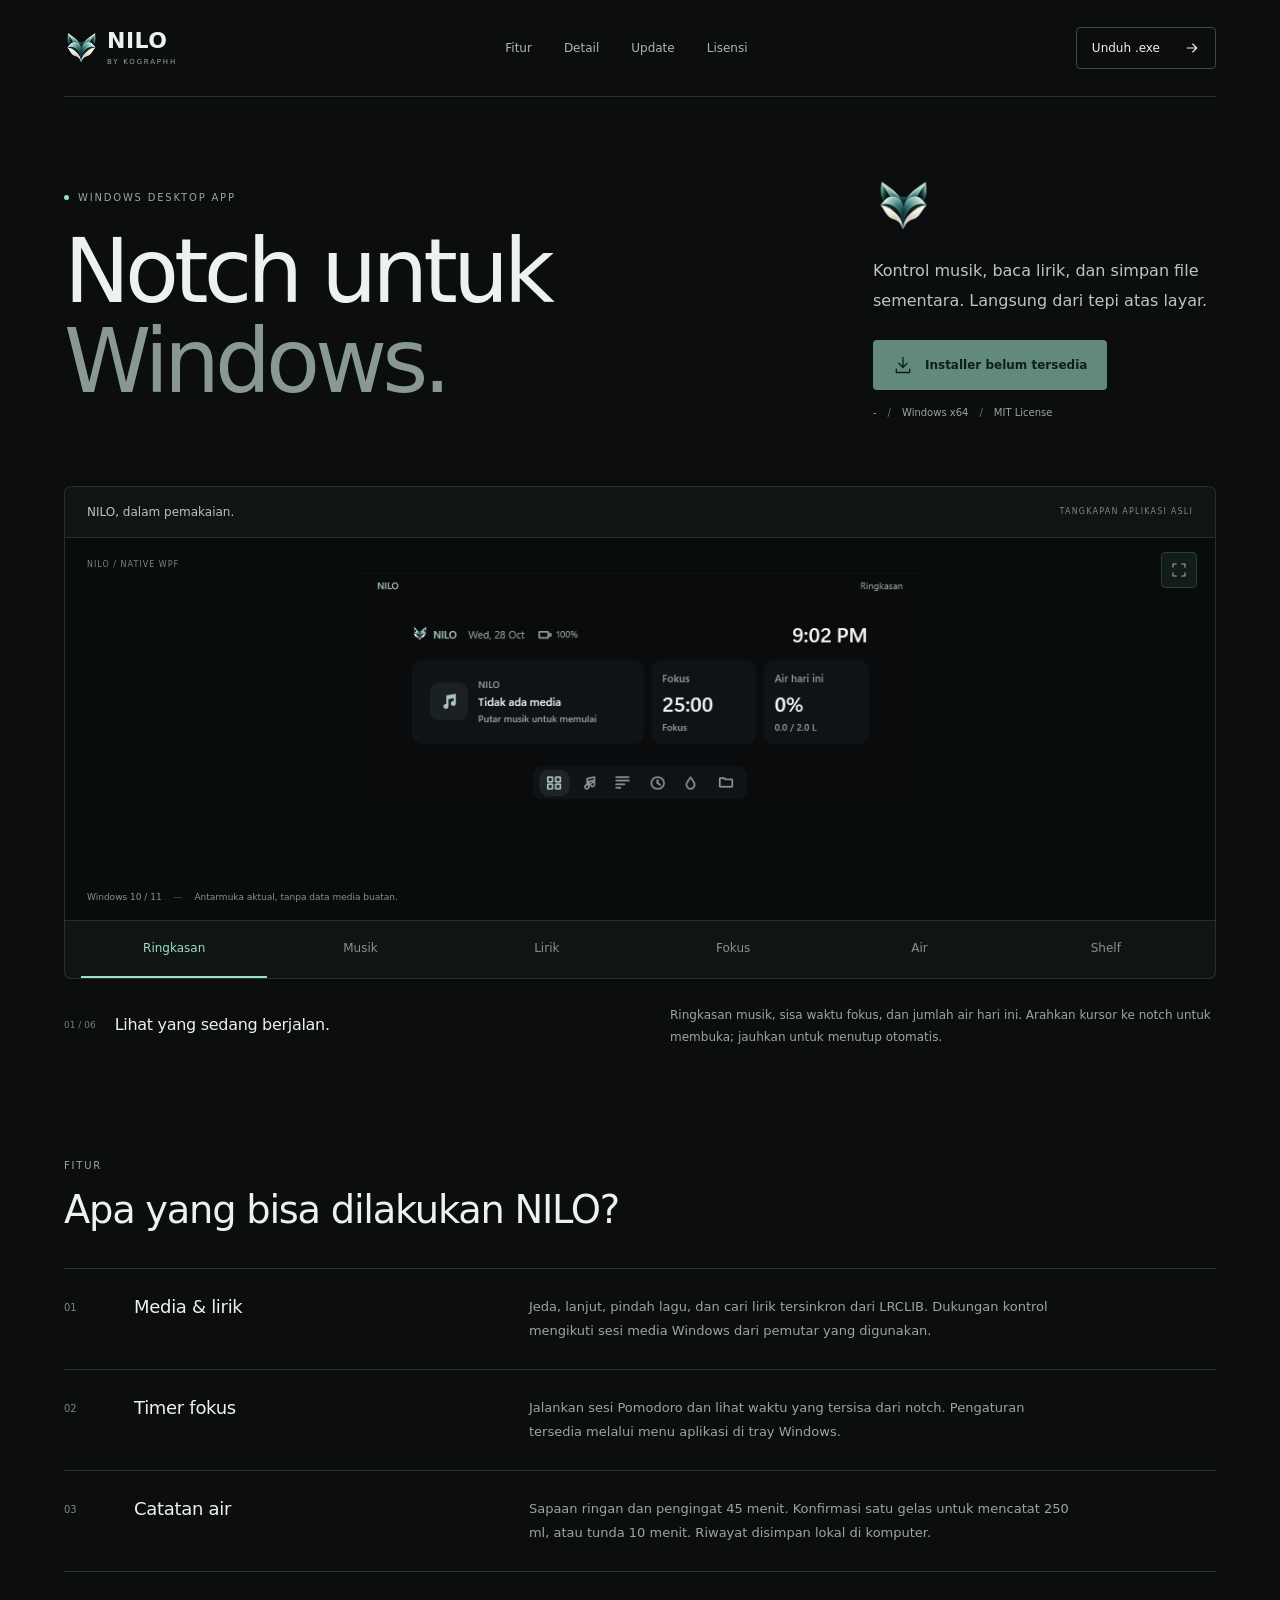
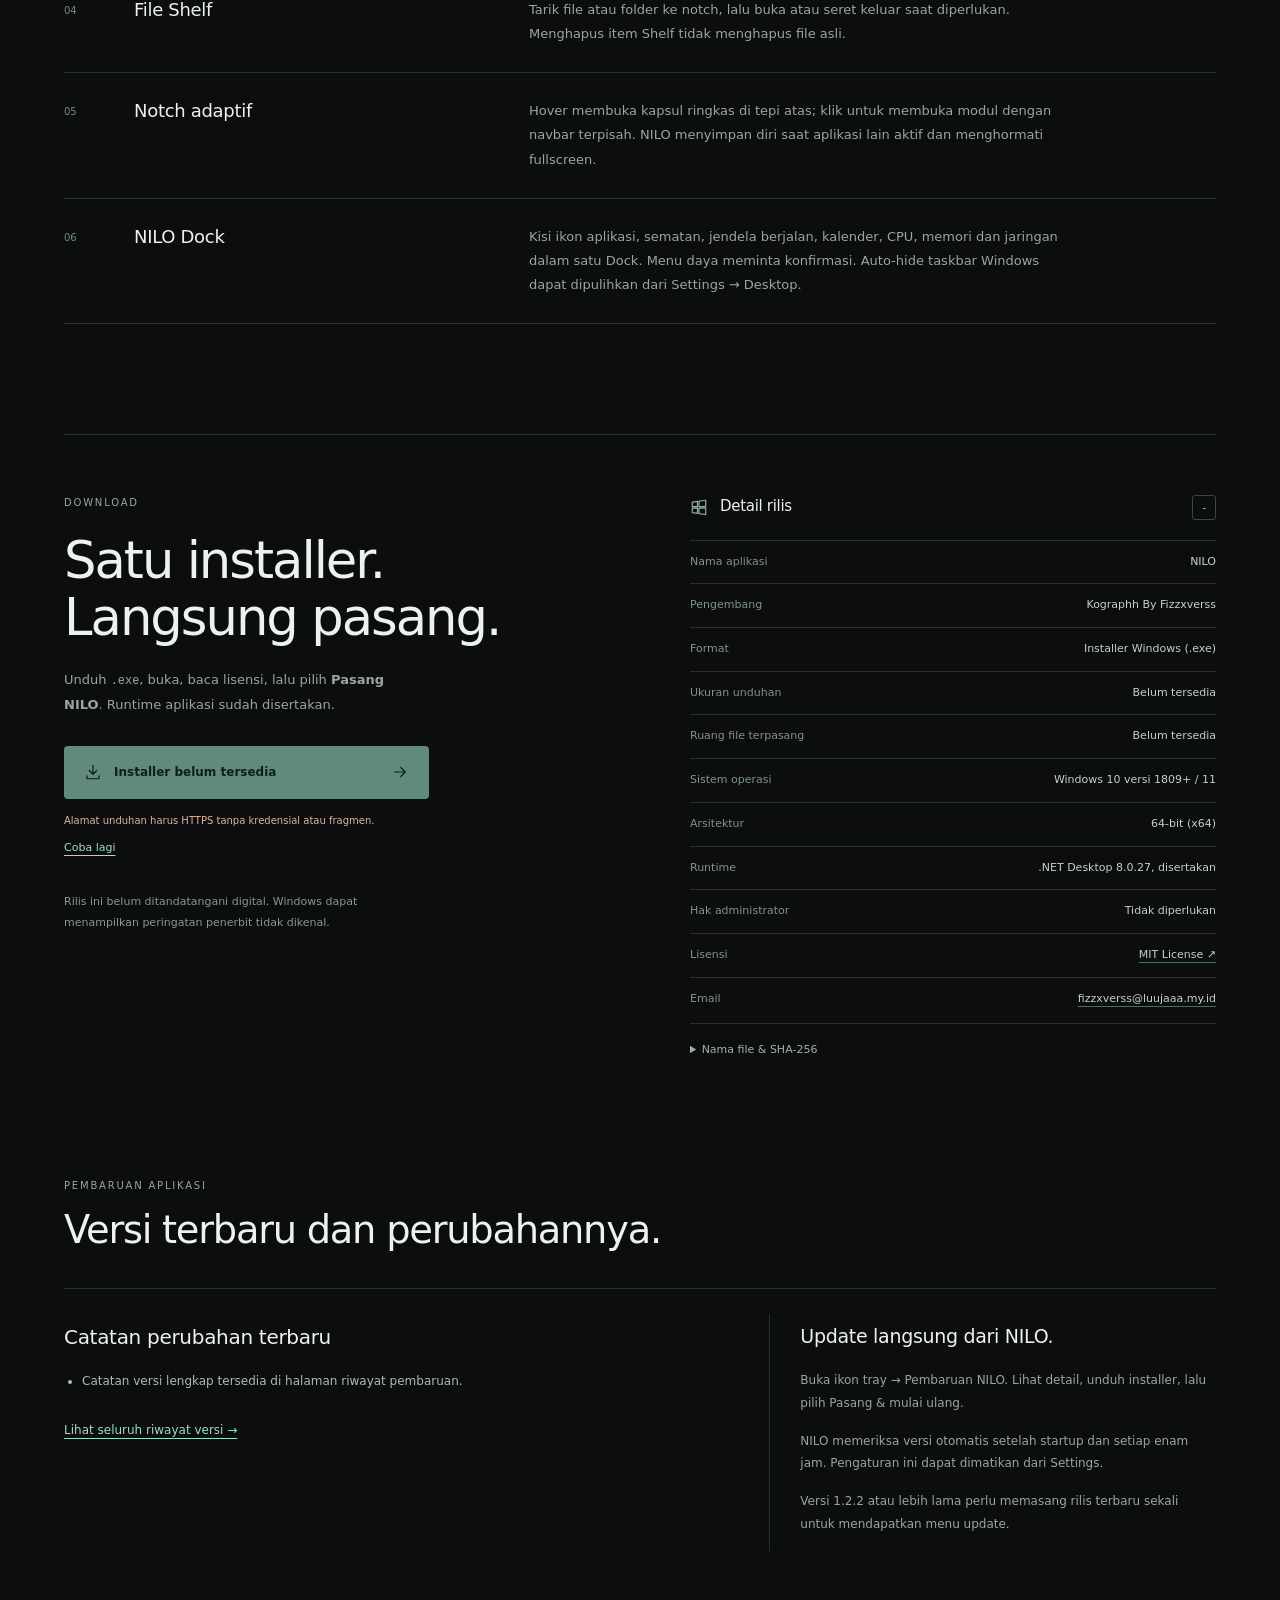
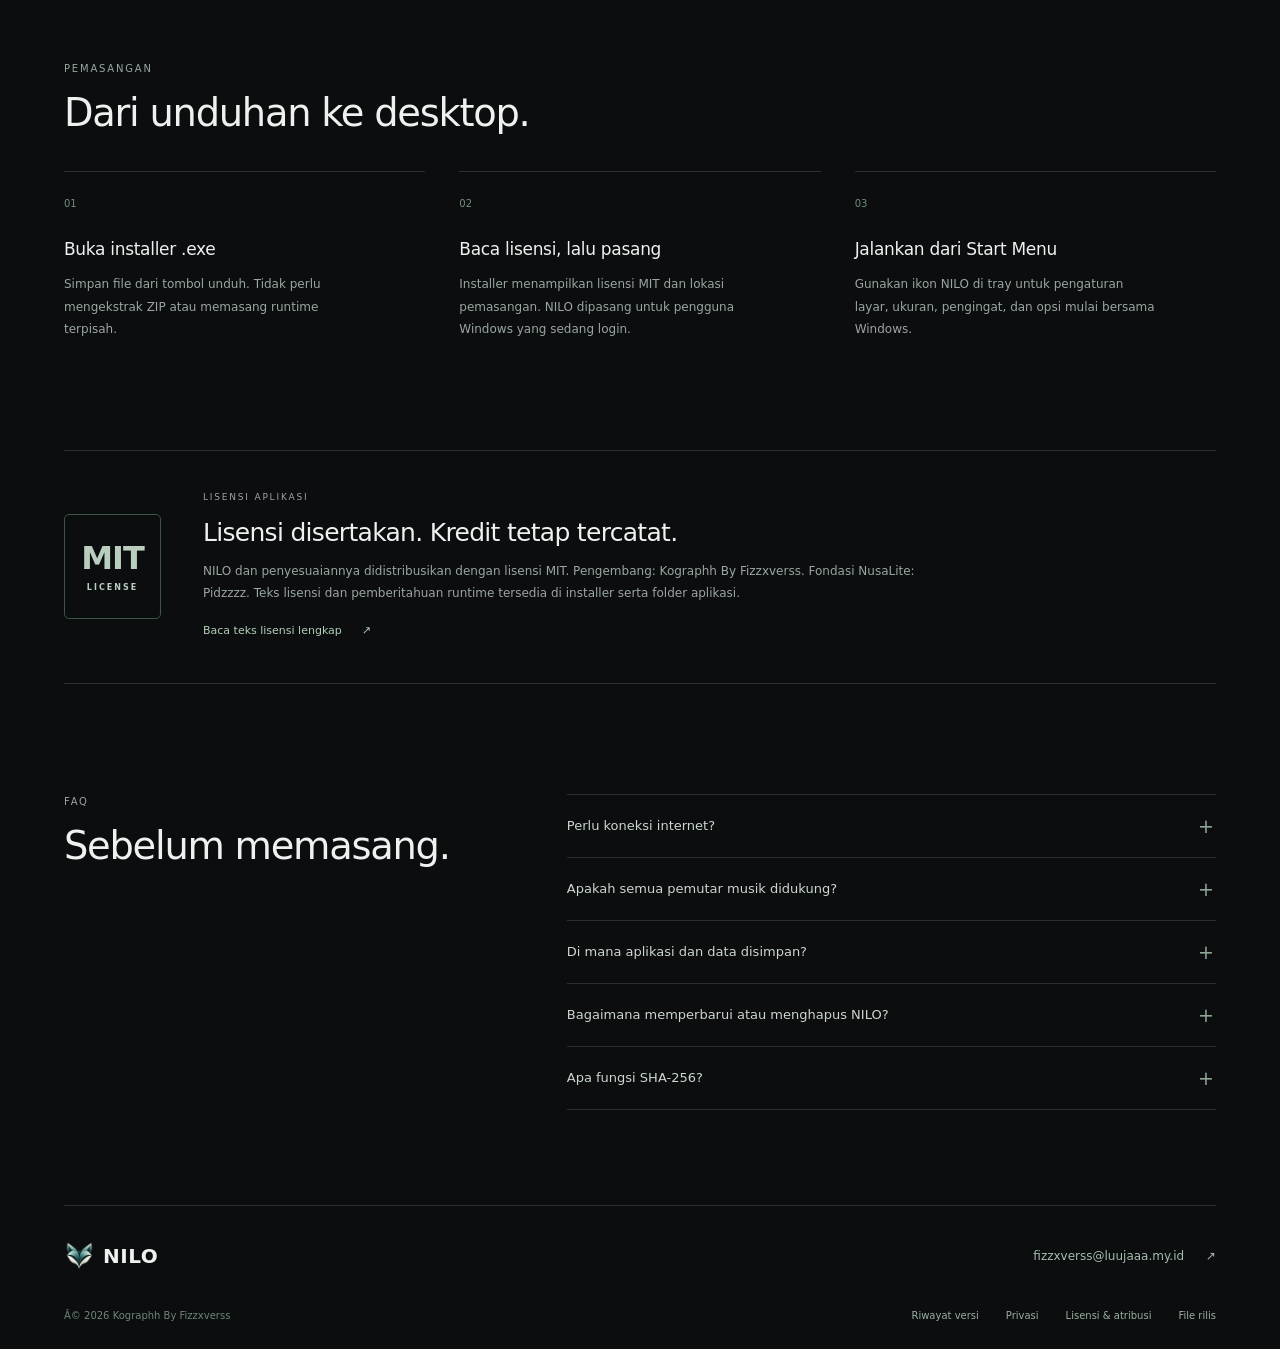
<file: index.html>
<!doctype html>
<html lang="id"><head>
<meta charset="utf-8"><meta name="viewport" content="width=device-width, initial-scale=1, viewport-fit=cover"><meta name="theme-color" content="#0b0d0e"><meta name="description" content="NILO adalah notch untuk Windows: kontrol musik, lirik, timer fokus, catatan air dan Shelf. Unduh installer EXE, lihat spesifikasi dan lisensi MIT."><meta property="og:title" content="NILO &mdash; Notch untuk Windows"><meta property="og:description" content="Musik, lirik, fokus dan file sementara di tepi layar. Oleh Kographh By Fizzxverss."><meta property="og:type" content="website"><link rel="canonical" href="https://nilo.biz.id/"><meta property="og:url" content="https://nilo.biz.id/"><title>NILO &mdash; Notch untuk Windows</title><link rel="icon" href="assets/favicon.png"><link rel="stylesheet" href="styles.css?v=logo-intro-1"><script type="module" src="app.js?v=desktop-15"></script></head>
<body><div id="site-intro" class="site-intro">
  <div class="intro-signature" aria-hidden="true"><picture><source media="(prefers-reduced-motion: reduce)" srcset="logo-anim/logo-intro-poster.png"><img src="logo-anim/logo-intro.webp" width="168" height="168" alt="" fetchpriority="high"></picture><span class="intro-name">NILO</span><span class="intro-tagline">a little space for everything.</span></div>
  <button id="intro-skip" class="intro-skip" type="button">Langsung ke situs <span aria-hidden="true">&rarr;</span></button>
</div><a class="skip-link" href="#utama">Langsung ke konten</a>
<svg class="sprite" xmlns="http://www.w3.org/2000/svg" aria-hidden="true"><defs><symbol id="i-arrow" viewBox="0 0 24 24"><path d="M5 12h14m-6-6 6 6-6 6"/></symbol><symbol id="i-download" viewBox="0 0 24 24"><path d="M12 3v12m-5-5 5 5 5-5M4 17v4h16v-4"/></symbol><symbol id="i-close" viewBox="0 0 24 24"><path d="m6 6 12 12M18 6 6 18"/></symbol><symbol id="i-expand" viewBox="0 0 24 24"><path d="M8 3H3v5m13-5h5v5M3 16v5h5m13-5v5h-5"/></symbol><symbol id="i-window" viewBox="0 0 24 24"><path d="M3 5.5 10 4.5v7H3zm9-1.3L21 3v8.5h-9zM3 13.5h7v7L3 19.5zm9 0h9V22l-9-1.2z"/></symbol></defs></svg>
<header class="site-header wrap"><a class="brand" href="#"><img src="assets/favicon.png" width="34" height="34" alt=""><span>NILO<span class="brand-note">BY KOGRAPHH</span></span></a><nav aria-label="Navigasi utama"><a href="#fitur">Fitur</a><a href="#detail">Detail</a><a href="pembaruan.html">Update</a><a href="lisensi.html">Lisensi</a></nav><a class="header-download" href="#unduh">Unduh .exe <svg class="icon"><use href="#i-arrow"/></svg></a></header>
<main id="utama">
<section class="hero wrap" aria-labelledby="hero-title"><div class="hero-title"><p class="eyebrow"><span class="live-dot"></span> WINDOWS DESKTOP APP</p><h1 id="hero-title">Notch untuk<br><span>Windows.</span></h1></div><div class="hero-info"><picture><source media="(prefers-reduced-motion: reduce)" srcset="logo-anim/logo-intro-poster.png"><img class="hero-fox" src="logo-anim/logo-intro.webp" alt="Logo NILO" width="72" height="72"></picture><p>Kontrol musik, baca lirik, dan simpan file sementara. Langsung dari tepi atas layar.</p><a class="button primary js-download" aria-disabled="true"><svg class="icon"><use href="#i-download"/></svg><span class="download-label">Memeriksa installer&hellip;</span></a><div class="hero-facts"><span data-version>&mdash;</span><span>Windows x64</span><a href="lisensi.html">MIT License</a></div></div></section>
<section class="product wrap" id="fitur" aria-labelledby="product-title"><div class="product-top"><h2 id="product-title">NILO, dalam pemakaian.</h2><span>TANGKAPAN APLIKASI ASLI</span></div><div class="product-stage"><span class="stage-corner">NILO / NATIVE WPF</span><button id="screenshot-open" class="expand-shot" aria-label="Perbesar tangkapan aplikasi"><svg class="icon"><use href="#i-expand"/></svg></button><img id="product-shot" src="assets/app-hub.png" alt="Ringkasan NILO: pemutar tanpa media, timer fokus, dan catatan air." width="760" height="320"><span class="stage-bottom">Windows 10 / 11 <span>&mdash;</span> Antarmuka aktual, tanpa data media buatan.</span></div><div class="gallery-tabs" role="tablist" aria-label="Lihat fitur NILO"><button id="tab-hub" role="tab" aria-selected="true" aria-controls="gallery-detail" data-view="hub">Ringkasan</button><button id="tab-player" role="tab" aria-selected="false" aria-controls="gallery-detail" tabindex="-1" data-view="player">Musik</button><button id="tab-lyrics" role="tab" aria-selected="false" aria-controls="gallery-detail" tabindex="-1" data-view="lyrics">Lirik</button><button id="tab-focus" role="tab" aria-selected="false" aria-controls="gallery-detail" tabindex="-1" data-view="focus">Fokus</button><button id="tab-water" role="tab" aria-selected="false" aria-controls="gallery-detail" tabindex="-1" data-view="water">Air</button><button id="tab-shelf" role="tab" aria-selected="false" aria-controls="gallery-detail" tabindex="-1" data-view="shelf">Shelf</button></div><div class="gallery-detail" id="gallery-detail" role="tabpanel" aria-labelledby="tab-hub"><div><span id="gallery-index">01 / 06</span><h3 id="gallery-title">Lihat yang sedang berjalan.</h3></div><p id="gallery-description">Ringkasan musik, sisa waktu fokus, dan jumlah air hari ini. Arahkan kursor ke notch untuk membuka; jauhkan untuk menutup otomatis.</p></div></section>
<section class="feature-index wrap section-gap" aria-labelledby="feature-list-title"><div class="section-heading"><p class="eyebrow">FITUR</p><h2 id="feature-list-title">Apa yang bisa dilakukan NILO?</h2></div><div class="feature-rows"><article><span>01</span><h3>Media &amp; lirik</h3><p>Jeda, lanjut, pindah lagu, dan cari lirik tersinkron dari LRCLIB. Dukungan kontrol mengikuti sesi media Windows dari pemutar yang digunakan.</p></article><article><span>02</span><h3>Timer fokus</h3><p>Jalankan sesi Pomodoro dan lihat waktu yang tersisa dari notch. Pengaturan tersedia melalui menu aplikasi di tray Windows.</p></article><article><span>03</span><h3>Catatan air</h3><p>Sapaan ringan dan pengingat 45 menit. Konfirmasi satu gelas untuk mencatat 250 ml, atau tunda 10 menit. Riwayat disimpan lokal di komputer.</p></article><article><span>04</span><h3>File Shelf</h3><p>Tarik file atau folder ke notch, lalu buka atau seret keluar saat diperlukan. Menghapus item Shelf tidak menghapus file asli.</p></article><article><span>05</span><h3>Notch adaptif</h3><p>Hover membuka kapsul ringkas di tepi atas; klik untuk membuka modul dengan navbar terpisah. NILO menyimpan diri saat aplikasi lain aktif dan menghormati fullscreen.</p></article><article><span>06</span><h3>NILO Dock</h3><p>Kisi ikon aplikasi, sematan, jendela berjalan, kalender, CPU, memori dan jaringan dalam satu Dock. Menu daya meminta konfirmasi. Auto-hide taskbar Windows dapat dipulihkan dari Settings &rarr; Desktop.</p></article></div></section>
<section class="release wrap section-gap" id="unduh" aria-labelledby="download-title"><div class="release-lead"><p class="eyebrow">DOWNLOAD</p><h2 id="download-title">Satu installer.<br>Langsung pasang.</h2><p>Unduh <code>.exe</code>, buka, baca lisensi, lalu pilih <strong>Pasang NILO</strong>. Runtime aplikasi sudah disertakan.</p><a class="button primary js-download" id="download-button" aria-disabled="true"><svg class="icon"><use href="#i-download"/></svg><span class="download-label">Memeriksa installer&hellip;</span><svg class="icon"><use href="#i-arrow"/></svg></a><p id="release-status" class="release-status" role="status">Memeriksa file unduhan.</p><button id="release-retry" class="text-button" hidden>Coba lagi</button><p class="unsigned-note">Rilis ini belum ditandatangani digital. Windows dapat menampilkan peringatan penerbit tidak dikenal.</p><noscript><p>JavaScript nonaktif. <a href="aplikasi/">Buka daftar unduhan installer</a>.</p></noscript></div><div class="release-spec" id="detail"><div class="spec-heading"><svg class="icon"><use href="#i-window"/></svg><h3>Detail rilis</h3><span data-version>&mdash;</span></div><dl><div><dt>Nama aplikasi</dt><dd>NILO</dd></div><div><dt>Pengembang</dt><dd>Kographh By Fizzxverss</dd></div><div><dt>Format</dt><dd>Installer Windows (.exe)</dd></div><div><dt>Ukuran unduhan</dt><dd id="release-size">&mdash;</dd></div><div><dt>Ruang file terpasang</dt><dd id="installed-size">&mdash;</dd></div><div><dt>Sistem operasi</dt><dd>Windows 10 versi 1809+ / 11</dd></div><div><dt>Arsitektur</dt><dd>64-bit (x64)</dd></div><div><dt>Runtime</dt><dd>.NET Desktop 8.0.27, disertakan</dd></div><div><dt>Hak administrator</dt><dd>Tidak diperlukan</dd></div><div><dt>Lisensi</dt><dd><a href="lisensi.html">MIT License &nearr;</a></dd></div><div><dt>Email</dt><dd><a href="mailto:fizzxverss@luujaaa.my.id">fizzxverss@luujaaa.my.id</a></dd></div></dl><details class="checksum"><summary>Nama file &amp; SHA-256</summary><p id="release-filename">Belum tersedia</p><code id="release-hash">Belum tersedia</code><button class="text-button" id="copy-hash" disabled>Salin SHA-256</button><span id="copy-status" role="status"></span></details></div></section>
<section class="updates-section wrap section-gap" id="pembaruan" aria-labelledby="update-section-title"><div class="section-heading"><p class="eyebrow">PEMBARUAN APLIKASI</p><h2 id="update-section-title">Versi terbaru dan perubahannya.</h2></div><div class="updates-layout"><div><time id="latest-update-date"></time><h3 id="latest-update-title">Catatan perubahan terbaru</h3><ul id="latest-update-notes"><li>Catatan versi lengkap tersedia di halaman riwayat pembaruan.</li></ul><a href="pembaruan.html">Lihat seluruh riwayat versi &rarr;</a></div><aside><h3>Update langsung dari NILO.</h3><p>Buka ikon tray &rarr; Pembaruan NILO. Lihat detail, unduh installer, lalu pilih Pasang &amp; mulai ulang.</p><p>NILO memeriksa versi otomatis setelah startup dan setiap enam jam. Pengaturan ini dapat dimatikan dari Settings.</p><p>Versi 1.2.2 atau lebih lama perlu memasang rilis terbaru sekali untuk mendapatkan menu update.</p></aside></div></section>
<section class="installation wrap section-gap" id="cara-pasang" aria-labelledby="install-title"><div class="section-heading"><p class="eyebrow">PEMASANGAN</p><h2 id="install-title">Dari unduhan ke desktop.</h2></div><ol><li><span>01</span><div><h3>Buka installer .exe</h3><p>Simpan file dari tombol unduh. Tidak perlu mengekstrak ZIP atau memasang runtime terpisah.</p></div></li><li><span>02</span><div><h3>Baca lisensi, lalu pasang</h3><p>Installer menampilkan lisensi MIT dan lokasi pemasangan. NILO dipasang untuk pengguna Windows yang sedang login.</p></div></li><li><span>03</span><div><h3>Jalankan dari Start Menu</h3><p>Gunakan ikon NILO di tray untuk pengaturan layar, ukuran, pengingat, dan opsi mulai bersama Windows.</p></div></li></ol></section>
<section class="license-strip wrap section-gap" aria-labelledby="license-title"><div class="license-stamp">MIT<span>LICENSE</span></div><div><p class="eyebrow">LISENSI APLIKASI</p><h2 id="license-title">Lisensi disertakan. Kredit tetap tercatat.</h2><p>NILO dan penyesuaiannya didistribusikan dengan lisensi MIT. Pengembang: Kographh By Fizzxverss. Fondasi NusaLite: Pidzzzz. Teks lisensi dan pemberitahuan runtime tersedia di installer serta folder aplikasi.</p><a href="lisensi.html">Baca teks lisensi lengkap <span aria-hidden="true">&nearr;</span></a></div></section>
<section class="faq wrap section-gap" id="faq" aria-labelledby="faq-title"><div class="section-heading"><p class="eyebrow">FAQ</p><h2 id="faq-title">Sebelum memasang.</h2></div><div class="faq-list"><details><summary>Perlu koneksi internet?</summary><p>Installer membawa runtime dan dapat memasang NILO tanpa mengunduh dependensi. Timer, air, pengaturan, dan Shelf bekerja lokal. Pencarian lirik dan artwork membutuhkan koneksi internet dan dapat mengirim metadata lagu ke penyedia terkait.</p></details><details><summary>Apakah semua pemutar musik didukung?</summary><p>NILO membaca sesi media Windows. Kontrol dan metadata bergantung pada dukungan pemutar sumber. Lirik memerlukan kecocokan data dari LRCLIB. Jika tidak ada media atau lirik, aplikasi menampilkan keadaan kosong.</p></details><details><summary>Di mana aplikasi dan data disimpan?</summary><p>Aplikasi dipasang di <code>%LOCALAPPDATA%\Programs\NILO</code>. Pengaturan dan riwayat tetap di <code>%APPDATA%\Vyra</code> untuk kompatibilitas. Shelf tidak mengunggah file dan hanya menyimpan referensi selama sesi.</p></details><details><summary>Bagaimana memperbarui atau menghapus NILO?</summary><p>Keluar melalui tray â†’ Quit NILO sebelum menjalankan installer baru. Untuk menghapus, gunakan Settings â†’ Apps Windows atau Uninstall.exe di folder instalasi. File tambahan, file yang sudah Anda ubah, dan data AppData dipertahankan. Uninstall.exe yang sedang berjalan dapat tersisa dan dihapus manual.</p></details><details><summary>Apa fungsi SHA-256?</summary><p>Gunakan SHA-256 untuk mencocokkan file yang Anda unduh dengan file rilis di halaman ini. Nilai yang cocok menunjukkan kesamaan file; bukan sertifikasi atau hasil pemindaian antivirus.</p></details></div></section>
</main><footer class="site-footer wrap"><div class="footer-top"><a class="brand" href="#"><img src="assets/favicon.png" width="30" height="30" alt=""><span>NILO</span></a><a class="footer-email" href="mailto:fizzxverss@luujaaa.my.id">fizzxverss@luujaaa.my.id <span aria-hidden="true">&nearr;</span></a></div><div class="footer-bottom"><p>Â© 2026 Kographh By Fizzxverss</p><nav aria-label="Informasi"><a href="pembaruan.html">Riwayat versi</a><a href="privasi.html">Privasi</a><a href="lisensi.html">Lisensi &amp; atribusi</a><a href="aplikasi/">File rilis</a></nav></div></footer>
<dialog id="screenshot-dialog" aria-labelledby="screenshot-title"><div class="dialog-heading"><h2 id="screenshot-title">Ringkasan NILO</h2><button id="screenshot-close" aria-label="Tutup tangkapan layar"><svg class="icon"><use href="#i-close"/></svg></button></div><img id="dialog-shot" src="assets/app-hub.png" alt="Tangkapan aplikasi NILO." width="760" height="320"><p>Tangkapan render WPF lokal. Data media kosong ditampilkan sebagaimana adanya.</p></dialog>
</body></html>
</file>
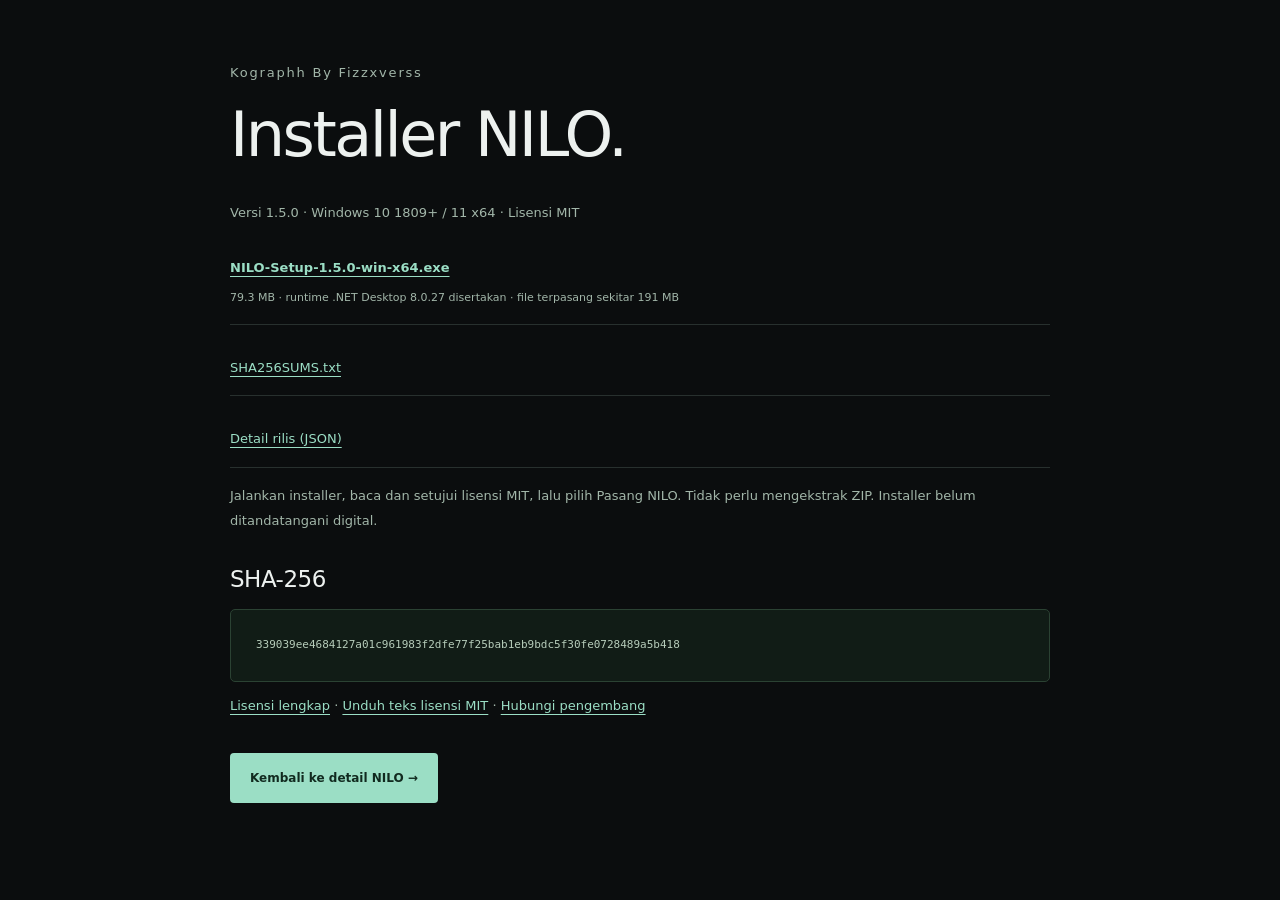
<file: aplikasi/index.html>
<!doctype html><html lang="id"><head><meta charset="utf-8"><meta name="viewport" content="width=device-width, initial-scale=1"><meta name="robots" content="noindex"><title>Installer NILO 1.5.0</title><link rel="icon" href="../assets/favicon.png"><link rel="stylesheet" href="../styles.css"></head><body><main class="legal-main wrap"><p class="eyebrow">Kographh By Fizzxverss</p><h1>Installer NILO.</h1><p>Versi 1.5.0 &middot; Windows 10 1809+ / 11 x64 &middot; Lisensi MIT</p><ul class="directory-list"><li><a href="NILO-Setup-1.5.0-win-x64.exe" download><strong>NILO-Setup-1.5.0-win-x64.exe</strong></a><small>79.3 MB &middot; runtime .NET Desktop 8.0.27 disertakan &middot; file terpasang sekitar 191 MB</small></li><li><a href="SHA256SUMS.txt">SHA256SUMS.txt</a></li><li><a href="release.json">Detail rilis (JSON)</a></li></ul><p>Jalankan installer, baca dan setujui lisensi MIT, lalu pilih Pasang NILO. Tidak perlu mengekstrak ZIP. Installer belum ditandatangani digital.</p><h2>SHA-256</h2><pre>339039ee4684127a01c961983f2dfe77f25bab1eb9bdc5f30fe0728489a5b418</pre><p><a href="../lisensi.html">Lisensi lengkap</a> &middot; <a href="../assets/LICENSE-NILO.txt" download>Unduh teks lisensi MIT</a> &middot; <a href="mailto:fizzxverss@luujaaa.my.id">Hubungi pengembang</a></p><a class="button primary" href="../index.html#detail">Kembali ke detail NILO &rarr;</a></main></body></html>
</file>
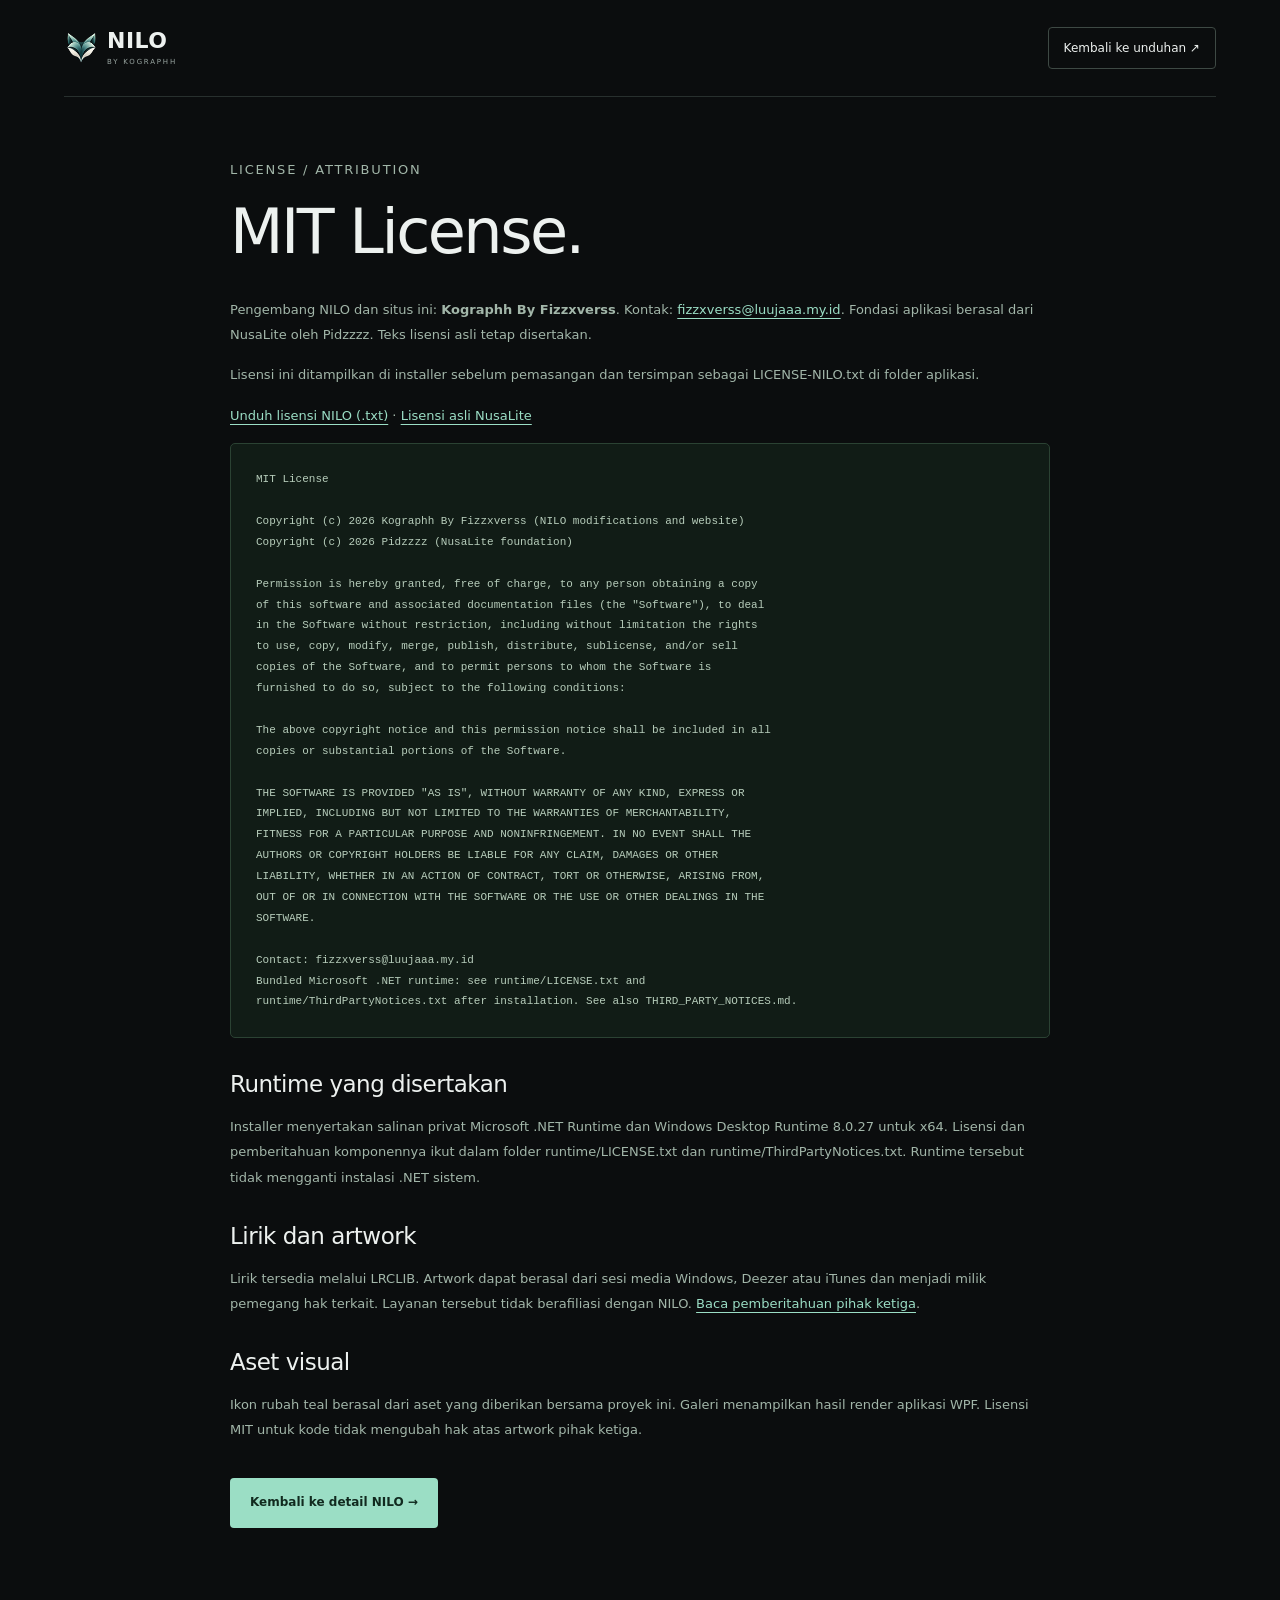
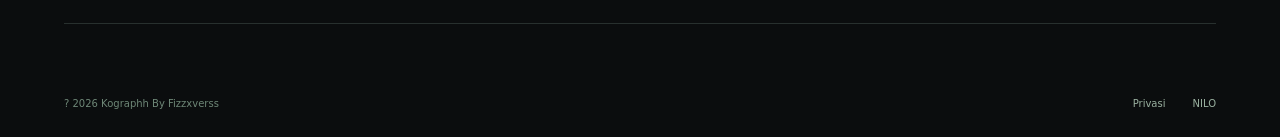
<file: lisensi.html>
<!doctype html><html lang="id"><head><meta charset="utf-8"><meta name="viewport" content="width=device-width, initial-scale=1"><meta name="theme-color" content="#0b0d0e"><meta name="description" content="Teks lengkap lisensi MIT NILO, atribusi pengembang dan lisensi runtime Microsoft .NET."><title>Lisensi MIT — NILO</title><link rel="icon" href="assets/favicon.png"><link rel="stylesheet" href="styles.css"></head><body><header class="site-header wrap"><a class="brand" href="index.html"><img src="assets/favicon.png" width="34" height="34" alt=""><span>NILO<span class="brand-note">BY KOGRAPHH</span></span></a><a class="header-download" href="index.html#unduh">Kembali ke unduhan ↗</a></header><main class="legal-main wrap"><p class="eyebrow">LICENSE / ATTRIBUTION</p><h1>MIT License.</h1><p>Pengembang NILO dan situs ini: <strong>Kographh By Fizzxverss</strong>. Kontak: <a href="mailto:fizzxverss@luujaaa.my.id">fizzxverss@luujaaa.my.id</a>. Fondasi aplikasi berasal dari NusaLite oleh Pidzzzz. Teks lisensi asli tetap disertakan.</p><p>Lisensi ini ditampilkan di installer sebelum pemasangan dan tersimpan sebagai LICENSE-NILO.txt di folder aplikasi.</p><p><a href="assets/LICENSE-NILO.txt" download>Unduh lisensi NILO (.txt)</a> · <a href="assets/LICENSE.txt">Lisensi asli NusaLite</a></p><pre id="license-text">MIT License

Copyright (c) 2026 Kographh By Fizzxverss (NILO modifications and website)
Copyright (c) 2026 Pidzzzz (NusaLite foundation)

Permission is hereby granted, free of charge, to any person obtaining a copy
of this software and associated documentation files (the &quot;Software&quot;), to deal
in the Software without restriction, including without limitation the rights
to use, copy, modify, merge, publish, distribute, sublicense, and/or sell
copies of the Software, and to permit persons to whom the Software is
furnished to do so, subject to the following conditions:

The above copyright notice and this permission notice shall be included in all
copies or substantial portions of the Software.

THE SOFTWARE IS PROVIDED &quot;AS IS&quot;, WITHOUT WARRANTY OF ANY KIND, EXPRESS OR
IMPLIED, INCLUDING BUT NOT LIMITED TO THE WARRANTIES OF MERCHANTABILITY,
FITNESS FOR A PARTICULAR PURPOSE AND NONINFRINGEMENT. IN NO EVENT SHALL THE
AUTHORS OR COPYRIGHT HOLDERS BE LIABLE FOR ANY CLAIM, DAMAGES OR OTHER
LIABILITY, WHETHER IN AN ACTION OF CONTRACT, TORT OR OTHERWISE, ARISING FROM,
OUT OF OR IN CONNECTION WITH THE SOFTWARE OR THE USE OR OTHER DEALINGS IN THE
SOFTWARE.

Contact: fizzxverss@luujaaa.my.id
Bundled Microsoft .NET runtime: see runtime/LICENSE.txt and
runtime/ThirdPartyNotices.txt after installation. See also THIRD_PARTY_NOTICES.md.
</pre><h2>Runtime yang disertakan</h2><p>Installer menyertakan salinan privat Microsoft .NET Runtime dan Windows Desktop Runtime 8.0.27 untuk x64. Lisensi dan pemberitahuan komponennya ikut dalam folder runtime/LICENSE.txt dan runtime/ThirdPartyNotices.txt. Runtime tersebut tidak mengganti instalasi .NET sistem.</p><h2>Lirik dan artwork</h2><p>Lirik tersedia melalui LRCLIB. Artwork dapat berasal dari sesi media Windows, Deezer atau iTunes dan menjadi milik pemegang hak terkait. Layanan tersebut tidak berafiliasi dengan NILO. <a href="assets/THIRD_PARTY_NOTICES.txt">Baca pemberitahuan pihak ketiga</a>.</p><h2>Aset visual</h2><p>Ikon rubah teal berasal dari aset yang diberikan bersama proyek ini. Galeri menampilkan hasil render aplikasi WPF. Lisensi MIT untuk kode tidak mengubah hak atas artwork pihak ketiga.</p><a class="button primary" href="index.html#detail">Kembali ke detail NILO →</a></main><footer class="site-footer wrap"><div class="footer-bottom"><p>? 2026 Kographh By Fizzxverss</p><nav aria-label="Informasi"><a href="privasi.html">Privasi</a><a href="index.html">NILO</a></nav></div></footer></body></html>
</file>
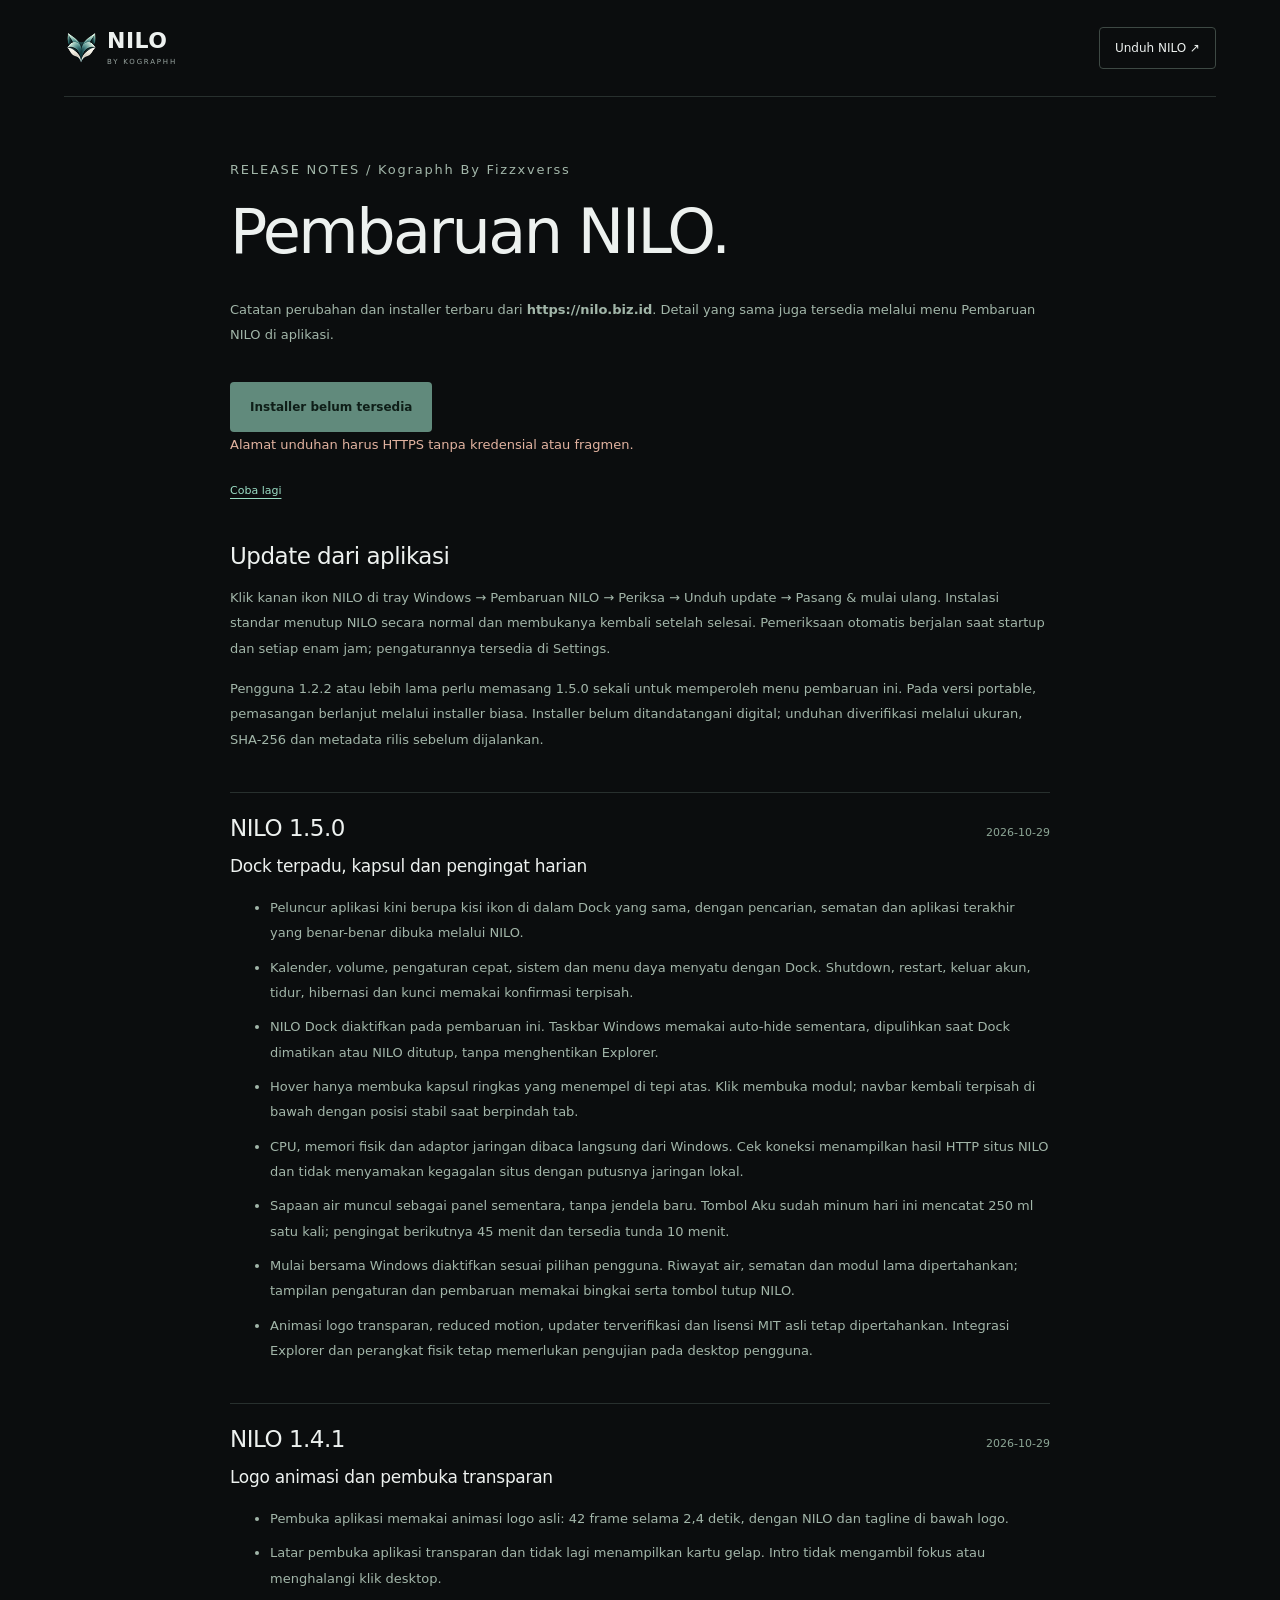
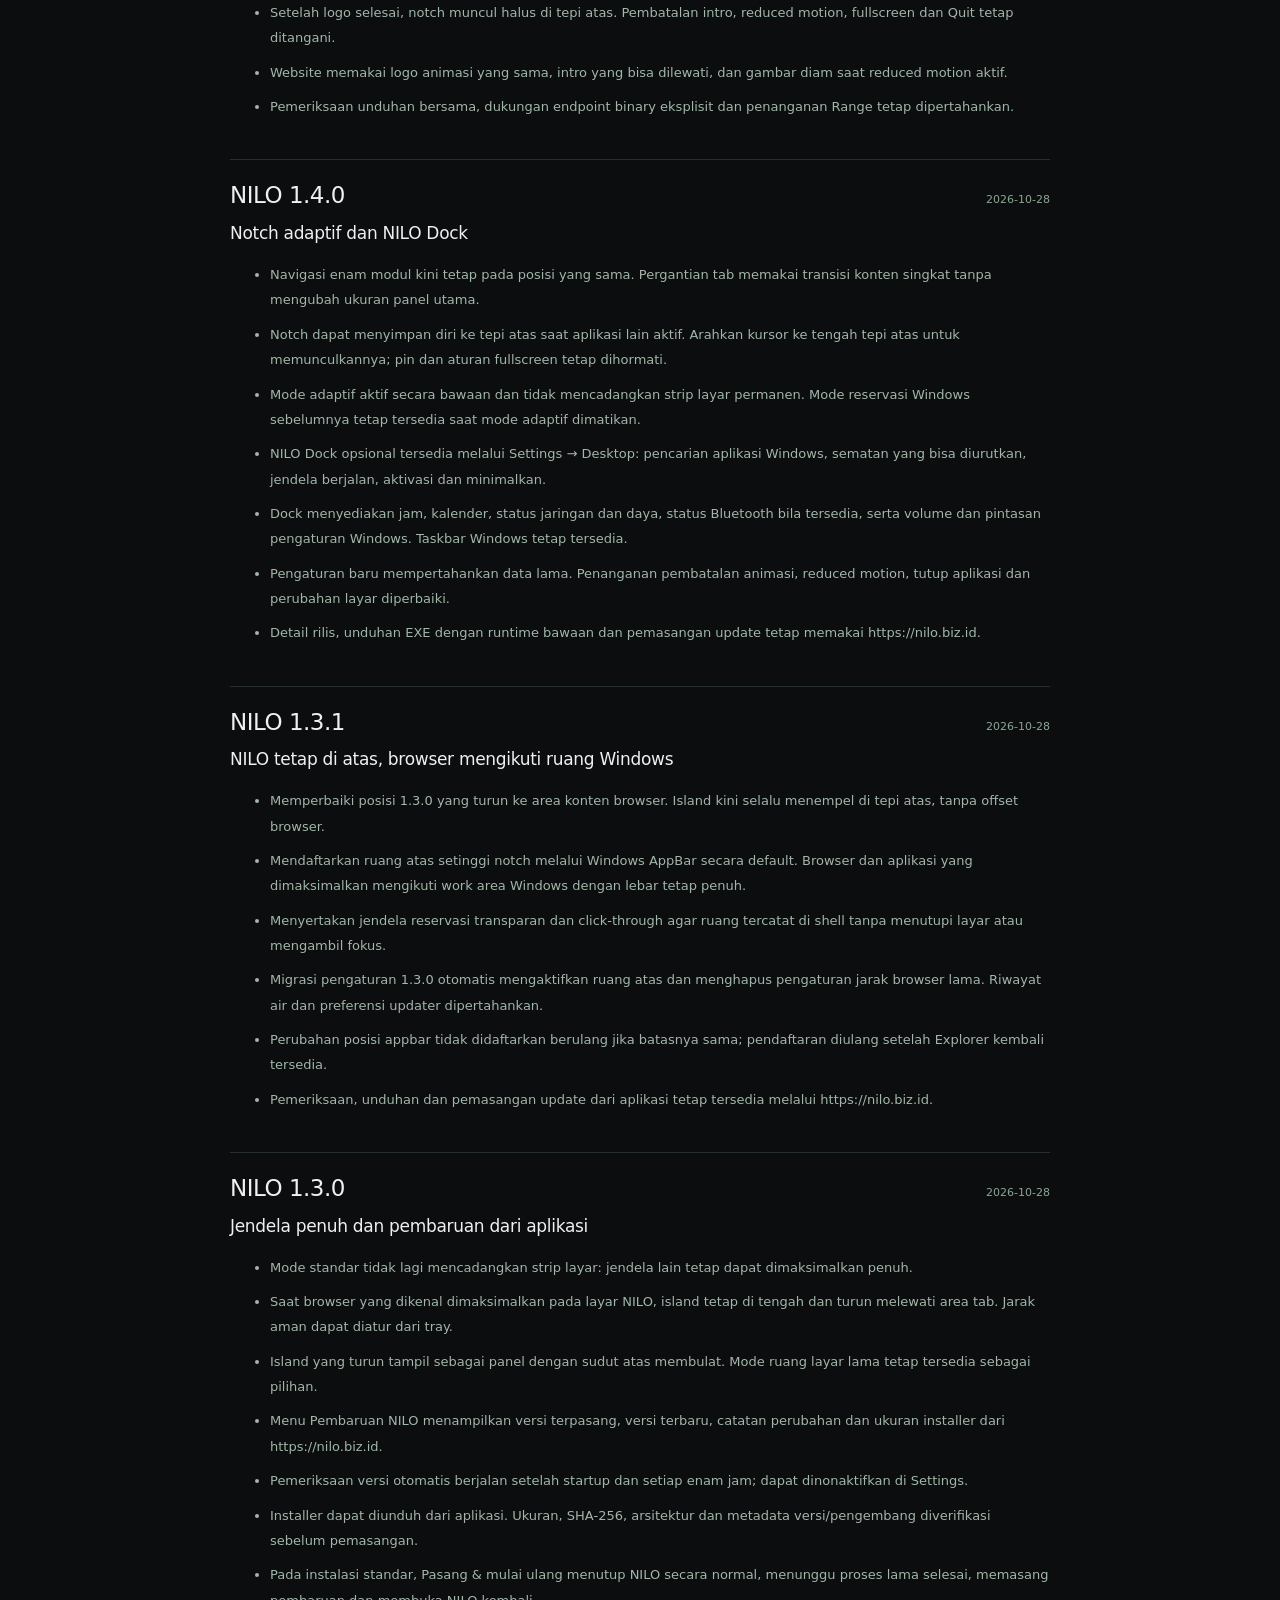
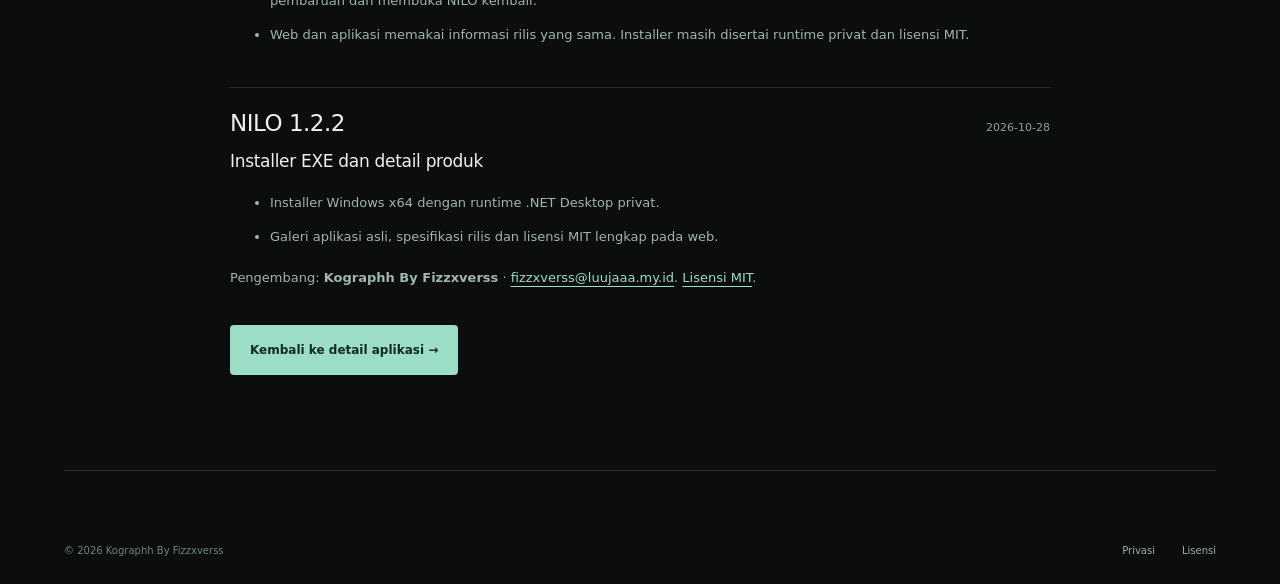
<file: pembaruan.html>
<!doctype html><html lang="id"><head><meta charset="utf-8"><meta name="viewport" content="width=device-width, initial-scale=1"><meta name="theme-color" content="#0b0d0e"><meta name="description" content="Riwayat versi NILO, catatan perubahan dan installer terbaru. Pembaruan tersedia langsung dari aplikasi."><link rel="canonical" href="https://nilo.biz.id/pembaruan.html"><title>Pembaruan &amp; riwayat versi — NILO</title><link rel="icon" href="assets/favicon.png"><link rel="stylesheet" href="styles.css"><script type="module" src="updates.js?v=download-fix-2"></script></head><body><header class="site-header wrap"><a class="brand" href="index.html"><img src="assets/favicon.png" width="34" height="34" alt=""><span>NILO<span class="brand-note">BY KOGRAPHH</span></span></a><a class="header-download" href="index.html#unduh">Unduh NILO ↗</a></header><main class="legal-main wrap"><p class="eyebrow">RELEASE NOTES / Kographh By Fizzxverss</p><h1>Pembaruan NILO.</h1><p>Catatan perubahan dan installer terbaru dari <strong>https://nilo.biz.id</strong>. Detail yang sama juga tersedia melalui menu Pembaruan NILO di aplikasi.</p><a class="button primary js-download" aria-disabled="true"><span class="download-label">Memeriksa installer&hellip;</span></a><p id="release-status" class="release-status" role="status">Memeriksa file unduhan.</p><button id="release-retry" class="text-button" hidden>Coba lagi</button><noscript><p><a href="aplikasi/">Buka daftar unduhan installer</a>.</p></noscript><h2>Update dari aplikasi</h2><p>Klik kanan ikon NILO di tray Windows → Pembaruan NILO → Periksa → Unduh update → Pasang &amp; mulai ulang. Instalasi standar menutup NILO secara normal dan membukanya kembali setelah selesai. Pemeriksaan otomatis berjalan saat startup dan setiap enam jam; pengaturannya tersedia di Settings.</p><p>Pengguna 1.2.2 atau lebih lama perlu memasang 1.5.0 sekali untuk memperoleh menu pembaruan ini. Pada versi portable, pemasangan berlanjut melalui installer biasa. Installer belum ditandatangani digital; unduhan diverifikasi melalui ukuran, SHA-256 dan metadata rilis sebelum dijalankan.</p><article class="version-entry" id="v1-5-0"><div class="version-heading"><h2>NILO 1.5.0</h2><time>2026-10-29</time></div><h3>Dock terpadu, kapsul dan pengingat harian</h3><ul><li>Peluncur aplikasi kini berupa kisi ikon di dalam Dock yang sama, dengan pencarian, sematan dan aplikasi terakhir yang benar-benar dibuka melalui NILO.</li><li>Kalender, volume, pengaturan cepat, sistem dan menu daya menyatu dengan Dock. Shutdown, restart, keluar akun, tidur, hibernasi dan kunci memakai konfirmasi terpisah.</li><li>NILO Dock diaktifkan pada pembaruan ini. Taskbar Windows memakai auto-hide sementara, dipulihkan saat Dock dimatikan atau NILO ditutup, tanpa menghentikan Explorer.</li><li>Hover hanya membuka kapsul ringkas yang menempel di tepi atas. Klik membuka modul; navbar kembali terpisah di bawah dengan posisi stabil saat berpindah tab.</li><li>CPU, memori fisik dan adaptor jaringan dibaca langsung dari Windows. Cek koneksi menampilkan hasil HTTP situs NILO dan tidak menyamakan kegagalan situs dengan putusnya jaringan lokal.</li><li>Sapaan air muncul sebagai panel sementara, tanpa jendela baru. Tombol Aku sudah minum hari ini mencatat 250 ml satu kali; pengingat berikutnya 45 menit dan tersedia tunda 10 menit.</li><li>Mulai bersama Windows diaktifkan sesuai pilihan pengguna. Riwayat air, sematan dan modul lama dipertahankan; tampilan pengaturan dan pembaruan memakai bingkai serta tombol tutup NILO.</li><li>Animasi logo transparan, reduced motion, updater terverifikasi dan lisensi MIT asli tetap dipertahankan. Integrasi Explorer dan perangkat fisik tetap memerlukan pengujian pada desktop pengguna.</li></ul></article><article class="version-entry" id="v1-4-1"><div class="version-heading"><h2>NILO 1.4.1</h2><time>2026-10-29</time></div><h3>Logo animasi dan pembuka transparan</h3><ul><li>Pembuka aplikasi memakai animasi logo asli: 42 frame selama 2,4 detik, dengan NILO dan tagline di bawah logo.</li><li>Latar pembuka aplikasi transparan dan tidak lagi menampilkan kartu gelap. Intro tidak mengambil fokus atau menghalangi klik desktop.</li><li>Setelah logo selesai, notch muncul halus di tepi atas. Pembatalan intro, reduced motion, fullscreen dan Quit tetap ditangani.</li><li>Website memakai logo animasi yang sama, intro yang bisa dilewati, dan gambar diam saat reduced motion aktif.</li><li>Pemeriksaan unduhan bersama, dukungan endpoint binary eksplisit dan penanganan Range tetap dipertahankan.</li></ul></article><article class="version-entry" id="v1-4-0"><div class="version-heading"><h2>NILO 1.4.0</h2><time>2026-10-28</time></div><h3>Notch adaptif dan NILO Dock</h3><ul><li>Navigasi enam modul kini tetap pada posisi yang sama. Pergantian tab memakai transisi konten singkat tanpa mengubah ukuran panel utama.</li><li>Notch dapat menyimpan diri ke tepi atas saat aplikasi lain aktif. Arahkan kursor ke tengah tepi atas untuk memunculkannya; pin dan aturan fullscreen tetap dihormati.</li><li>Mode adaptif aktif secara bawaan dan tidak mencadangkan strip layar permanen. Mode reservasi Windows sebelumnya tetap tersedia saat mode adaptif dimatikan.</li><li>NILO Dock opsional tersedia melalui Settings → Desktop: pencarian aplikasi Windows, sematan yang bisa diurutkan, jendela berjalan, aktivasi dan minimalkan.</li><li>Dock menyediakan jam, kalender, status jaringan dan daya, status Bluetooth bila tersedia, serta volume dan pintasan pengaturan Windows. Taskbar Windows tetap tersedia.</li><li>Pengaturan baru mempertahankan data lama. Penanganan pembatalan animasi, reduced motion, tutup aplikasi dan perubahan layar diperbaiki.</li><li>Detail rilis, unduhan EXE dengan runtime bawaan dan pemasangan update tetap memakai https://nilo.biz.id.</li></ul></article><article class="version-entry" id="v1-3-1"><div class="version-heading"><h2>NILO 1.3.1</h2><time>2026-10-28</time></div><h3>NILO tetap di atas, browser mengikuti ruang Windows</h3><ul><li>Memperbaiki posisi 1.3.0 yang turun ke area konten browser. Island kini selalu menempel di tepi atas, tanpa offset browser.</li><li>Mendaftarkan ruang atas setinggi notch melalui Windows AppBar secara default. Browser dan aplikasi yang dimaksimalkan mengikuti work area Windows dengan lebar tetap penuh.</li><li>Menyertakan jendela reservasi transparan dan click-through agar ruang tercatat di shell tanpa menutupi layar atau mengambil fokus.</li><li>Migrasi pengaturan 1.3.0 otomatis mengaktifkan ruang atas dan menghapus pengaturan jarak browser lama. Riwayat air dan preferensi updater dipertahankan.</li><li>Perubahan posisi appbar tidak didaftarkan berulang jika batasnya sama; pendaftaran diulang setelah Explorer kembali tersedia.</li><li>Pemeriksaan, unduhan dan pemasangan update dari aplikasi tetap tersedia melalui https://nilo.biz.id.</li></ul></article><article class="version-entry" id="v1-3-0"><div class="version-heading"><h2>NILO 1.3.0</h2><time>2026-10-28</time></div><h3>Jendela penuh dan pembaruan dari aplikasi</h3><ul><li>Mode standar tidak lagi mencadangkan strip layar: jendela lain tetap dapat dimaksimalkan penuh.</li><li>Saat browser yang dikenal dimaksimalkan pada layar NILO, island tetap di tengah dan turun melewati area tab. Jarak aman dapat diatur dari tray.</li><li>Island yang turun tampil sebagai panel dengan sudut atas membulat. Mode ruang layar lama tetap tersedia sebagai pilihan.</li><li>Menu Pembaruan NILO menampilkan versi terpasang, versi terbaru, catatan perubahan dan ukuran installer dari https://nilo.biz.id.</li><li>Pemeriksaan versi otomatis berjalan setelah startup dan setiap enam jam; dapat dinonaktifkan di Settings.</li><li>Installer dapat diunduh dari aplikasi. Ukuran, SHA-256, arsitektur dan metadata versi/pengembang diverifikasi sebelum pemasangan.</li><li>Pada instalasi standar, Pasang &amp; mulai ulang menutup NILO secara normal, menunggu proses lama selesai, memasang pembaruan dan membuka NILO kembali.</li><li>Web dan aplikasi memakai informasi rilis yang sama. Installer masih disertai runtime privat dan lisensi MIT.</li></ul></article><article class="version-entry" id="v1-2-2"><div class="version-heading"><h2>NILO 1.2.2</h2><time>2026-10-28</time></div><h3>Installer EXE dan detail produk</h3><ul><li>Installer Windows x64 dengan runtime .NET Desktop privat.</li><li>Galeri aplikasi asli, spesifikasi rilis dan lisensi MIT lengkap pada web.</li></ul></article><p>Pengembang: <strong>Kographh By Fizzxverss</strong> · <a href="mailto:fizzxverss@luujaaa.my.id">fizzxverss@luujaaa.my.id</a>. <a href="lisensi.html">Lisensi MIT</a>.</p><a class="button primary" href="index.html#detail">Kembali ke detail aplikasi →</a></main><footer class="site-footer wrap"><div class="footer-bottom"><p>© 2026 Kographh By Fizzxverss</p><nav aria-label="Informasi"><a href="privasi.html">Privasi</a><a href="lisensi.html">Lisensi</a></nav></div></footer></body></html>
</file>
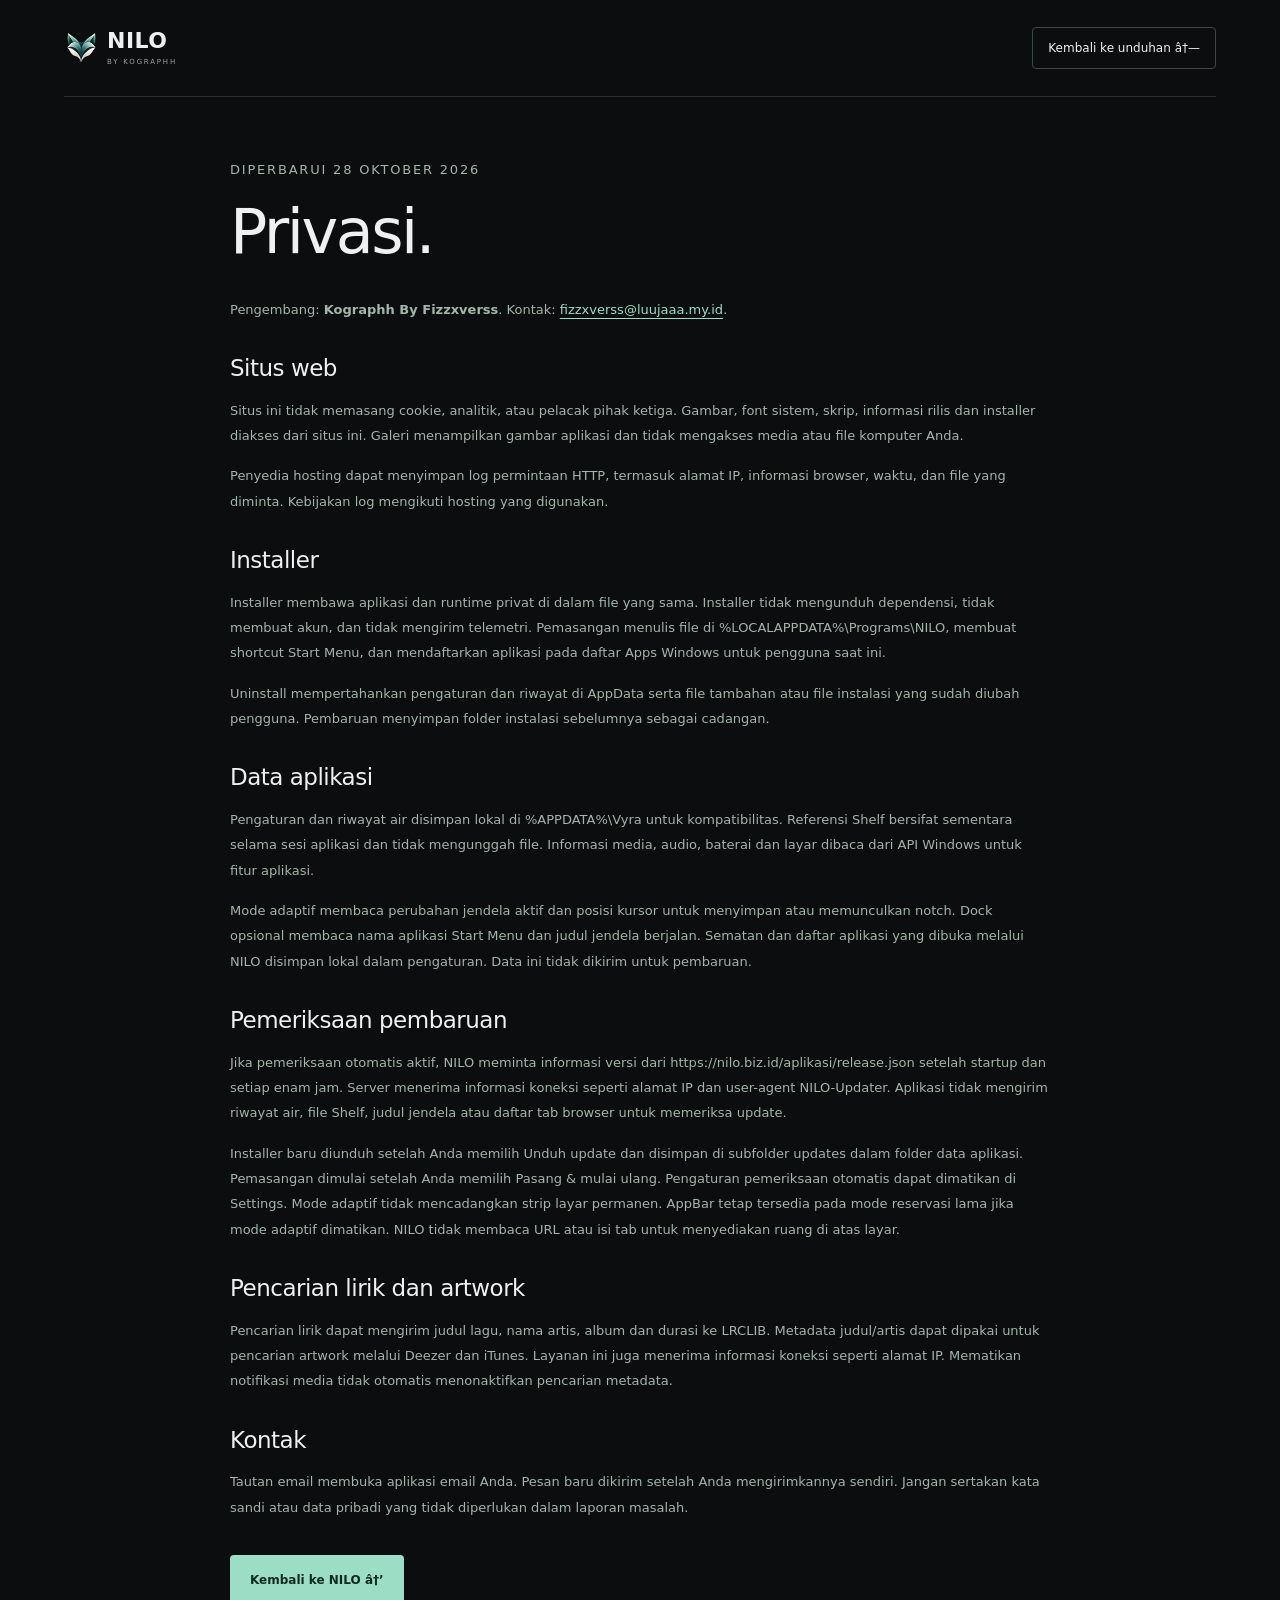
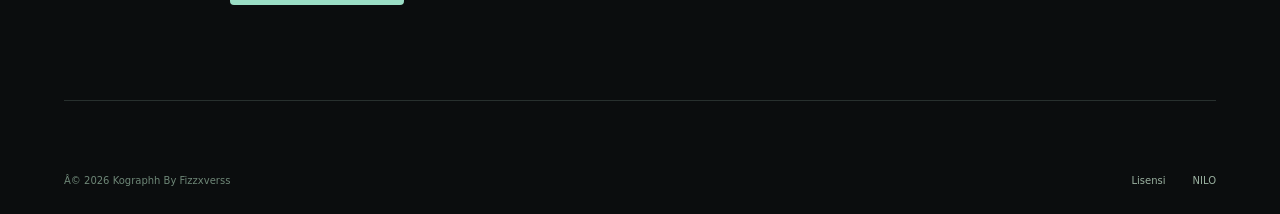
<file: privasi.html>
<!doctype html><html lang="id"><head><meta charset="utf-8"><meta name="viewport" content="width=device-width, initial-scale=1"><meta name="theme-color" content="#0b0d0e"><meta name="description" content="Penggunaan data di NILO, installer, dan situs unduhnya."><title>Privasi â€” NILO</title><link rel="icon" href="assets/favicon.png"><link rel="stylesheet" href="styles.css"></head><body><header class="site-header wrap"><a class="brand" href="index.html"><img src="assets/favicon.png" width="34" height="34" alt=""><span>NILO<span class="brand-note">BY KOGRAPHH</span></span></a><a class="header-download" href="index.html#unduh">Kembali ke unduhan â†—</a></header><main class="legal-main wrap"><p class="eyebrow">DIPERBARUI 28 OKTOBER 2026</p><h1>Privasi.</h1><p>Pengembang: <strong>Kographh By Fizzxverss</strong>. Kontak: <a href="mailto:fizzxverss@luujaaa.my.id">fizzxverss@luujaaa.my.id</a>.</p><h2>Situs web</h2><p>Situs ini tidak memasang cookie, analitik, atau pelacak pihak ketiga. Gambar, font sistem, skrip, informasi rilis dan installer diakses dari situs ini. Galeri menampilkan gambar aplikasi dan tidak mengakses media atau file komputer Anda.</p><p>Penyedia hosting dapat menyimpan log permintaan HTTP, termasuk alamat IP, informasi browser, waktu, dan file yang diminta. Kebijakan log mengikuti hosting yang digunakan.</p><h2>Installer</h2><p>Installer membawa aplikasi dan runtime privat di dalam file yang sama. Installer tidak mengunduh dependensi, tidak membuat akun, dan tidak mengirim telemetri. Pemasangan menulis file di %LOCALAPPDATA%\Programs\NILO, membuat shortcut Start Menu, dan mendaftarkan aplikasi pada daftar Apps Windows untuk pengguna saat ini.</p><p>Uninstall mempertahankan pengaturan dan riwayat di AppData serta file tambahan atau file instalasi yang sudah diubah pengguna. Pembaruan menyimpan folder instalasi sebelumnya sebagai cadangan.</p><h2>Data aplikasi</h2><p>Pengaturan dan riwayat air disimpan lokal di %APPDATA%\Vyra untuk kompatibilitas. Referensi Shelf bersifat sementara selama sesi aplikasi dan tidak mengunggah file. Informasi media, audio, baterai dan layar dibaca dari API Windows untuk fitur aplikasi.</p><p>Mode adaptif membaca perubahan jendela aktif dan posisi kursor untuk menyimpan atau memunculkan notch. Dock opsional membaca nama aplikasi Start Menu dan judul jendela berjalan. Sematan dan daftar aplikasi yang dibuka melalui NILO disimpan lokal dalam pengaturan. Data ini tidak dikirim untuk pembaruan.</p><h2>Pemeriksaan pembaruan</h2><p>Jika pemeriksaan otomatis aktif, NILO meminta informasi versi dari https://nilo.biz.id/aplikasi/release.json setelah startup dan setiap enam jam. Server menerima informasi koneksi seperti alamat IP dan user-agent NILO-Updater. Aplikasi tidak mengirim riwayat air, file Shelf, judul jendela atau daftar tab browser untuk memeriksa update.</p><p>Installer baru diunduh setelah Anda memilih Unduh update dan disimpan di subfolder updates dalam folder data aplikasi. Pemasangan dimulai setelah Anda memilih Pasang &amp; mulai ulang. Pengaturan pemeriksaan otomatis dapat dimatikan di Settings. Mode adaptif tidak mencadangkan strip layar permanen. AppBar tetap tersedia pada mode reservasi lama jika mode adaptif dimatikan. NILO tidak membaca URL atau isi tab untuk menyediakan ruang di atas layar.</p><h2>Pencarian lirik dan artwork</h2><p>Pencarian lirik dapat mengirim judul lagu, nama artis, album dan durasi ke LRCLIB. Metadata judul/artis dapat dipakai untuk pencarian artwork melalui Deezer dan iTunes. Layanan ini juga menerima informasi koneksi seperti alamat IP. Mematikan notifikasi media tidak otomatis menonaktifkan pencarian metadata.</p><h2>Kontak</h2><p>Tautan email membuka aplikasi email Anda. Pesan baru dikirim setelah Anda mengirimkannya sendiri. Jangan sertakan kata sandi atau data pribadi yang tidak diperlukan dalam laporan masalah.</p><a class="button primary" href="index.html">Kembali ke NILO â†’</a></main><footer class="site-footer wrap"><div class="footer-bottom"><p>Â© 2026 Kographh By Fizzxverss</p><nav aria-label="Informasi"><a href="lisensi.html">Lisensi</a><a href="index.html">NILO</a></nav></div></footer></body></html>
</file>
<file: styles.css>
@charset "UTF-8";
:root{color-scheme:dark;--bg:#0b0d0e;--ink:#edf1ef;--muted:#9aa6a2;--line:#28302e;--accent:#9bdec5;--font:"Segoe UI Variable Text","Segoe UI",system-ui,sans-serif;--display:"Segoe UI Variable Display","Segoe UI",system-ui,sans-serif}*{box-sizing:border-box}html{scroll-behavior:smooth;scroll-padding-top:30px}body{margin:0;background:var(--bg);color:var(--ink);font:15px/1.7 var(--font);-webkit-font-smoothing:antialiased}a{color:inherit;text-underline-offset:4px}button{font:inherit;color:inherit;cursor:pointer}button:disabled{cursor:default}img{display:block;max-width:100%;height:auto}h1,h2,h3,p{margin:0}h1,h2,h3{font-family:var(--display);font-weight:500}p{color:var(--muted)}h2{font-size:clamp(26px,3vw,39px);line-height:1.2;letter-spacing:-1.25px}h3{font-size:18px;letter-spacing:-.3px;line-height:1.3}code{font-family:Consolas,monospace;font-size:.92em;overflow-wrap:anywhere}.wrap{width:min(1152px,calc(100% - 80px));margin-inline:auto}.icon{width:20px;height:20px;fill:none;stroke:currentColor;stroke-width:1.6;stroke-linecap:round;stroke-linejoin:round;flex-shrink:0}.sprite{position:absolute;width:0;height:0;overflow:hidden}[hidden]{display:none!important}:focus-visible{outline:2px solid var(--accent);outline-offset:5px}.skip-link{position:fixed;top:-70px;left:20px;padding:10px 20px;z-index:20;background:var(--accent);color:#10241c}.skip-link:focus{top:12px}.eyebrow{font:500 10px/1.5 var(--font);letter-spacing:1.8px;color:var(--muted);margin-bottom:22px}.section-gap{margin-top:110px}.site-header{height:97px;display:flex;justify-content:space-between;align-items:center;gap:25px;border-bottom:1px solid var(--line)}.brand{display:flex;align-items:center;gap:9px;font-size:22px;letter-spacing:.5px;font-weight:600;text-decoration:none;line-height:1.1}.brand-note{display:block;font-size:7px;letter-spacing:1.8px;color:var(--muted);font-weight:500;margin-top:6px}.site-header nav{display:flex;gap:32px;font-size:12px}.site-header nav a{text-decoration:none;color:#adb7b2;padding-block:12px}.site-header nav a:hover,.site-footer a:hover{color:var(--ink)}.header-download{display:flex;align-items:center;gap:24px;padding:10px 15px;border:1px solid #3e4944;border-radius:4px;font-size:12px;text-decoration:none}.header-download:hover{background:#19201d}.header-download .icon{width:16px;height:16px}.hero{display:grid;grid-template-columns:1.5fr 1fr;gap:60px;align-items:center;padding-block:78px 65px}.hero .eyebrow{display:flex;align-items:center;gap:9px}.live-dot{width:5px;height:5px;background:var(--accent);border-radius:50%}.hero h1{font-size:clamp(55px,6.9vw,94px);line-height:1.02;letter-spacing:-5px}.hero h1>span{color:#899892}.hero-info{max-width:343px;justify-self:end}.hero-fox{width:61px;height:61px;margin-bottom:20px}.hero-info>p{font-size:16px;line-height:1.85;color:#bdc7c1;margin-bottom:25px}.button{min-height:50px;display:inline-flex;align-items:center;justify-content:center;gap:12px;padding:13px 20px;border:0;border-radius:4px;text-decoration:none;font-size:12px;font-weight:600;transition:background .15s}.primary{background:var(--accent);color:#112a1f}.primary:hover{background:#bcebd6}.button[aria-disabled=true]{opacity:.6;pointer-events:none}.hero-facts{display:flex;flex-wrap:wrap;margin-top:14px;font-size:10px;color:var(--muted)}.hero-facts>*+*::before{content:"/";color:#65746d;margin-inline:11px}.hero-facts a{text-decoration:none}.product-top{display:flex;justify-content:space-between;align-items:center;gap:20px;border:1px solid var(--line);border-bottom:0;padding:16px 22px;background:#101415;border-radius:7px 7px 0 0}.product-top h2{font:400 12px/1.5 var(--font);letter-spacing:0;color:#bac4bf}.product-top>span{font-size:8px;letter-spacing:1.2px;color:#78877f}.product-stage{position:relative;min-height:346px;background:#080c0b;border:1px solid var(--line);display:flex;justify-content:center;align-items:center;padding:35px 45px 24px;overflow:hidden}.product-stage>img{width:760px;height:auto;object-fit:contain}.stage-corner{position:absolute;top:20px;left:22px;font-size:8px;letter-spacing:1px;color:#75877d}.expand-shot{position:absolute;right:18px;top:14px;width:36px;height:36px;display:grid;place-items:center;background:#121d18;color:#9fac9f;border:1px solid #2b3d32;border-radius:4px;z-index:1}.expand-shot:hover{background:#24392c}.expand-shot .icon{width:16px;height:16px}.stage-bottom{position:absolute;left:22px;bottom:15px;font-size:9px;color:#82958a}.stage-bottom>span{margin:0 9px;color:#506559}.gallery-tabs{display:flex;border:1px solid var(--line);border-top:0;border-radius:0 0 7px 7px;background:#101415;padding-inline:16px}.gallery-tabs button{flex:1;padding:17px 12px;min-height:51px;border:0;border-bottom:2px solid transparent;background:none;color:#83948a;font-size:12px}.gallery-tabs button[aria-selected=true]{color:var(--accent);border-bottom-color:var(--accent)}.gallery-tabs button:hover{color:#e0e9e0;background:#151e19}.gallery-detail{display:grid;grid-template-columns:1fr 1fr;gap:60px;padding-top:25px}.gallery-detail>div{display:flex;align-items:center;gap:19px}.gallery-detail>div>span{font-size:9px;font-variant-numeric:tabular-nums;color:#6f8376;white-space:nowrap}.gallery-detail h3{font-size:16px;letter-spacing:-.3px}.gallery-detail>p{font-size:12px;line-height:1.85}.section-heading{margin-bottom:35px}.section-heading .eyebrow{margin-bottom:14px}.feature-rows article{display:grid;grid-template-columns:45px .7fr 1.3fr;gap:25px;border-top:1px solid var(--line);padding-block:26px;align-items:start}.feature-rows article:last-child{border-bottom:1px solid var(--line)}.feature-rows article>span{font-size:10px;color:#708d7b;padding-top:4px}.feature-rows p{font-size:13px;line-height:1.85;max-width:550px}.release{display:grid;grid-template-columns:1fr 1fr;gap:100px;padding-top:60px;border-top:1px solid var(--line);align-items:start}.release-lead h2{font-size:clamp(34px,4vw,52px);letter-spacing:-2px;line-height:1.12}.release-lead>p:not(.eyebrow){font-size:13px;line-height:1.9;max-width:360px;margin-top:22px}.release-lead .button{display:flex;width:min(100%,365px);margin-top:28px;justify-content:space-between;min-height:53px}.release-lead .button .icon{width:18px}.release-lead .button .icon:last-child{margin-left:auto}.release-lead .release-status{font-size:10px!important;color:#9ec4af;margin-top:12px!important}.release-status.is-error{color:#e2b3a0}.release-lead .unsigned-note{font-size:11px!important;color:#859c8c;max-width:340px;margin-top:26px!important}.text-button{border:0;background:transparent;font-size:11px;color:var(--accent);padding:9px 0;text-decoration:underline;text-underline-offset:4px}.text-button:disabled{opacity:.5}.spec-heading{display:flex;align-items:center;gap:12px;padding-bottom:20px}.spec-heading h3{font-size:15px}.spec-heading .icon{width:18px;height:18px;color:#90ad9c}.spec-heading>span{margin-left:auto;color:var(--accent);font-size:10px;border:1px solid #344d3e;border-radius:3px;padding:3px 9px}.release-spec dl{margin:0}.release-spec dl>div{display:flex;justify-content:space-between;align-items:baseline;gap:22px;padding-block:12px;border-top:1px solid var(--line);font-size:11px}.release-spec dt{color:#81958a;flex-shrink:0}.release-spec dd{margin:0;text-align:right;color:#c5d1c9}.release-spec dd a{text-decoration-color:#526b5c;overflow-wrap:anywhere}.checksum{border-top:1px solid var(--line);padding-top:12px;margin-top:3px;font-size:11px;color:#a0b5a7}.checksum summary{cursor:pointer;padding-block:5px;min-height:32px}.checksum p{font-size:10px;margin:12px 0 6px;color:#c8d9cb;overflow-wrap:anywhere}.checksum code{display:block;font-size:10px;line-height:1.9;color:#93ac9c}.checksum #copy-status{font-size:9px;margin-left:15px}.installation ol{display:grid;grid-template-columns:repeat(3,1fr);gap:34px;list-style:none;padding:0;margin:0}.installation li{border-top:1px solid var(--line);padding-top:18px}.installation li>span{font-size:10px;color:#718f7b}.installation h3{font-size:17px;margin-top:23px}.installation li p{font-size:12px;line-height:1.85;margin-top:13px;max-width:300px}.license-strip{border-block:1px solid var(--line);padding-block:40px;display:flex;align-items:center;gap:42px}.license-stamp{border:1px solid #3c5346;border-radius:5px;width:97px;height:105px;display:flex;flex-direction:column;justify-content:center;align-items:center;font-size:32px;font-weight:600;line-height:1.1;color:#b9cebe;flex-shrink:0;letter-spacing:-1px}.license-stamp>span{font-size:8px;letter-spacing:2px;margin-top:7px}.license-strip .eyebrow{font-size:9px;margin-bottom:13px}.license-strip h2{font-size:25px;letter-spacing:-.7px}.license-strip p:not(.eyebrow){font-size:12px;max-width:760px;line-height:1.9;margin-top:12px}.license-strip a{display:inline-flex;gap:20px;font-size:11px;margin-top:17px;color:#b1d0ba;text-decoration:none}.license-strip a:hover{text-decoration:underline}.faq{display:grid;grid-template-columns:1fr 1.5fr;gap:70px}.faq-list details{border-top:1px solid var(--line)}.faq-list details:last-child{border-bottom:1px solid var(--line)}.faq-list summary{list-style:none;position:relative;padding:20px 30px 20px 0;cursor:pointer;font-size:13px;color:#cbd7cf}.faq-list summary::-webkit-details-marker{display:none}.faq-list summary::after{content:"+";position:absolute;right:2px;top:15px;font-size:19px;font-weight:300;color:#8da696}.faq-list details[open] summary::after{content:"−"}.faq-list details p{padding:0 25px 23px 0;font-size:12px;line-height:1.9}.site-footer{margin-top:95px;border-top:1px solid var(--line);padding:35px 0 max(25px,env(safe-area-inset-bottom))}.footer-top,.footer-bottom{display:flex;justify-content:space-between;align-items:center;gap:25px}.site-footer .brand{font-size:20px}.footer-email{font-size:12px;color:#a7bdb0;text-decoration:none;overflow-wrap:anywhere}.footer-email>span{margin-left:18px}.footer-bottom{margin-top:36px}.footer-bottom>p{font-size:10px;color:#6e8777}.footer-bottom nav{display:flex;gap:27px;font-size:10px}.footer-bottom nav a{text-decoration:none;color:#9ab1a0}body:has(dialog[open]){overflow:hidden}dialog{width:min(900px,calc(100% - 28px));background:#0b1210;color:var(--ink);border:1px solid #3a5344;padding:25px;border-radius:7px;box-shadow:0 30px 90px #0008}dialog::backdrop{background:#000b;backdrop-filter:blur(5px)}.dialog-heading{display:flex;align-items:center;justify-content:space-between;gap:25px;margin-bottom:23px}.dialog-heading h2{font-size:20px;letter-spacing:-.4px}.dialog-heading button{width:40px;height:40px;display:grid;place-items:center;border:1px solid #344c3e;border-radius:4px;background:#15251c}dialog>img{width:100%;background:#080d0a;border-radius:4px}dialog>p{font-size:11px;margin-top:18px;color:#9ab2a1}.legal-main{max-width:820px;margin:60px auto 85px}.legal-main h1{font-size:clamp(38px,5vw,62px);letter-spacing:-2.5px;line-height:1.12;margin-bottom:30px}.legal-main h2{font-size:23px;margin:33px 0 15px;letter-spacing:-.5px}.legal-main p,.legal-main li{font-size:13px;line-height:1.95;margin-bottom:15px;color:#a2b6a9}.legal-main a{color:var(--accent);overflow-wrap:anywhere}.legal-main pre{white-space:pre-wrap;overflow-wrap:anywhere;background:#111c16;border:1px solid #2b4233;padding:25px;color:#b7cdbb;border-radius:5px;font:11px/1.9 Consolas,monospace}.legal-main .button{margin-top:20px;color:#112a1f}.directory-list{list-style:none;padding:0}.directory-list li{border-bottom:1px solid var(--line);padding:15px 0}.directory-list strong,.directory-list small{display:block}.directory-list small{font-size:11px;margin-top:7px}
@media(max-width:1000px){.wrap{width:calc(100% - 48px)}.hero{gap:35px}.hero h1{font-size:75px;letter-spacing:-4px}.hero-info{max-width:320px}.hero-info>p{font-size:14px}.release{gap:55px}.feature-rows article{grid-template-columns:35px .7fr 1.3fr;gap:20px}.gallery-detail{gap:35px}.gallery-detail>div{gap:15px}.gallery-detail h3{font-size:14px}}
@media(max-width:760px){.site-header{height:82px}.site-header nav{gap:20px;font-size:11px}.header-download{gap:13px;font-size:11px}.hero{padding-block:48px 42px;gap:30px;grid-template-columns:1.2fr 1fr}.hero h1{font-size:58px;letter-spacing:-3.4px}.hero .eyebrow{font-size:8px;letter-spacing:1.3px}.hero-fox{width:45px;height:45px;margin-bottom:13px}.hero-info>p{font-size:13px;line-height:1.8;margin-bottom:19px}.button{padding:12px 15px;font-size:11px;gap:10px}.hero-facts{font-size:8px}.hero-facts>*+*::before{margin-inline:6px}.product-stage{padding:38px 15px 28px;min-height:280px}.stage-bottom{font-size:8px}.product-top{padding:13px 17px}.product-top h2{font-size:11px}.product-top>span{font-size:7px;letter-spacing:.8px}.gallery-tabs{padding-inline:7px}.gallery-tabs button{font-size:11px;padding:14px 7px}.gallery-detail{grid-template-columns:1fr;gap:10px;padding-top:20px}.gallery-detail h3{font-size:16px}.gallery-detail>p{max-width:550px}.section-gap{margin-top:70px}.feature-rows article{grid-template-columns:28px .8fr 1.2fr;gap:18px;padding-block:22px}.feature-rows h3{font-size:16px}.feature-rows p{font-size:12px}.release{gap:35px;padding-top:40px}.release-lead h2{font-size:36px;letter-spacing:-1.5px}.release-spec dl>div{font-size:10px;gap:15px;padding-block:11px}.release-spec dt{max-width:100px;flex-shrink:1}.spec-heading h3{font-size:14px}.installation ol{gap:25px}.installation h3{font-size:15px}.installation li p{font-size:11px}.license-strip{gap:25px;padding-block:30px}.license-strip h2{font-size:23px}.license-stamp{width:80px;height:90px;font-size:29px}.faq{gap:35px}.faq h2{font-size:29px}.faq-list summary{font-size:12px}.footer-email{font-size:11px}.site-footer{margin-top:65px}.legal-main{margin-top:40px}}
@media(max-width:540px){.wrap{width:calc(100% - 36px)}.site-header{gap:12px}.site-header nav{gap:16px;font-size:10px}.site-header nav a:first-child{display:none}.brand{font-size:19px;gap:7px}.brand img{width:29px}.brand-note{font-size:6px;letter-spacing:1.2px}.header-download{font-size:10px;padding:9px 10px;gap:10px}.header-download .icon{width:13px}.hero{grid-template-columns:1fr;padding-block:36px 31px;gap:25px}.hero h1{font-size:clamp(54px,13.4vw,74px);letter-spacing:-3.5px}.hero .eyebrow{font-size:9px;margin-bottom:17px}.hero-info{max-width:none;justify-self:start}.hero-fox{display:none}.hero-info>p{font-size:14px;max-width:360px;margin-bottom:21px}.hero .button{font-size:12px;min-height:47px;padding-inline:18px}.hero-facts{font-size:9px;margin-top:12px}.hero-facts>*+*::before{margin-inline:9px}.product-top{padding:13px}.product-top h2{font-size:10px}.product-top>span{font-size:6px;letter-spacing:.6px}.product-stage{min-height:210px;padding:49px 5px 18px}.stage-corner{top:17px;left:13px;font-size:6px}.expand-shot{right:10px;top:9px;width:32px;height:32px}.stage-bottom{left:13px;font-size:6px;bottom:12px;max-width:calc(100% - 26px)}.stage-bottom>span{margin-inline:5px}.gallery-tabs{padding-inline:4px}.gallery-tabs button{font-size:9px;padding:13px 3px;min-height:45px}.gallery-detail{padding-top:17px}.gallery-detail>div{gap:14px}.gallery-detail>div>span{font-size:8px}.gallery-detail h3{font-size:14px}.gallery-detail>p{font-size:11px}.section-heading{margin-bottom:27px}.section-heading .eyebrow{margin-bottom:12px}.section-gap{margin-top:60px}.feature-rows article{grid-template-columns:25px 1fr;gap:9px 12px;padding-block:21px}.feature-rows article>span{grid-row:1/3;font-size:9px}.feature-rows h3{font-size:17px}.feature-rows p{grid-column:2;font-size:12px;max-width:340px}.release{grid-template-columns:1fr;gap:35px;padding-top:35px}.release-lead h2{font-size:40px;letter-spacing:-1.8px}.release-lead>p:not(.eyebrow){font-size:13px;margin-top:17px;max-width:390px}.release-lead .button{width:100%;max-width:400px;margin-top:23px}.release-lead .unsigned-note{font-size:10px!important;margin-top:18px!important}.release-spec dl>div{font-size:11px;gap:17px;padding-block:12px}.release-spec dt{max-width:none;flex-shrink:0}.spec-heading{padding-bottom:17px}.spec-heading>span{font-size:10px}.installation ol{grid-template-columns:1fr;gap:22px}.installation li{display:flex;gap:19px;padding-top:17px}.installation li>span{padding-top:3px}.installation h3{font-size:17px;margin-top:0}.installation li p{font-size:12px;max-width:none;margin-top:10px}.license-strip{align-items:start;gap:20px}.license-stamp{width:60px;height:68px;font-size:23px;border-radius:3px}.license-stamp>span{font-size:6px;letter-spacing:1px}.license-strip .eyebrow{font-size:8px;margin-bottom:10px}.license-strip h2{font-size:21px;letter-spacing:-.6px}.license-strip p:not(.eyebrow){font-size:11px}.license-strip a{font-size:10px;gap:12px}.faq{grid-template-columns:1fr;gap:0}.faq-list summary{font-size:12px}.faq-list details p{font-size:12px;padding-right:12px}.footer-top{align-items:start;flex-direction:column;gap:20px}.footer-bottom{align-items:start;flex-direction:column-reverse;gap:20px;margin-top:25px}.footer-bottom nav{font-size:11px;gap:23px}.footer-bottom>p{font-size:10px}.footer-email{font-size:12px}.dialog-heading h2{font-size:18px}dialog{padding:16px}dialog>p{font-size:10px}.legal-main h1{font-size:42px;letter-spacing:-2px}.legal-main pre{padding:17px;font-size:10px}.legal-main p{font-size:13px}}
@media(max-width:350px){.site-header nav{gap:10px}.header-download{font-size:9px;gap:5px}.brand-note{letter-spacing:.7px}.hero h1{font-size:51px}.gallery-tabs button{font-size:8px}.release-spec dl>div{font-size:10px;gap:12px}.license-strip{gap:15px}.license-stamp{width:50px;height:60px;font-size:20px}}
@media(prefers-reduced-motion:reduce){html{scroll-behavior:auto}*,*::before,*::after{animation:none!important;transition:none!important}}

.updates-layout{display:grid;grid-template-columns:1.4fr 1fr;gap:80px;border-top:1px solid var(--line);padding-top:25px}.updates-layout time{font-size:10px;color:#8da696}.updates-layout h3{margin:10px 0 20px;font-size:20px}.updates-layout ul{margin:0 0 24px;padding-left:18px;color:#a9beb0}.updates-layout li{font-size:12px;line-height:1.9;margin-bottom:10px}.updates-layout a{font-size:12px;color:var(--accent)}.updates-layout aside{border-left:1px solid var(--line);padding-left:30px}.updates-layout aside h3{font-size:19px}.updates-layout aside p{font-size:12px;line-height:1.9;margin-bottom:15px}.version-entry{border-top:1px solid var(--line);margin-top:40px;padding-top:22px}.version-heading{display:flex;align-items:baseline;justify-content:space-between;gap:20px}.version-heading h2{margin:0 0 12px}.version-heading time{font-size:11px;color:#8da696}.version-entry h3{font-size:17px;margin-bottom:18px}.version-entry li{margin-bottom:9px}.footer-bottom nav{flex-wrap:wrap}@media(max-width:760px){.updates-layout{gap:35px;grid-template-columns:1fr 1fr}}@media(max-width:540px){.updates-layout{grid-template-columns:1fr;gap:25px}.updates-layout aside{border-left:0;border-top:1px solid var(--line);padding:20px 0 0}.site-header nav a:nth-child(2),.site-header nav a[href="lisensi.html"]{display:none}.footer-bottom nav{gap:12px 18px}.updates-layout h3{font-size:19px}}

/* A single playback of the supplied logo. CSS is a fail-open fallback if JS fails. */
.site-intro{position:fixed;inset:0;z-index:100;display:grid;place-content:center;justify-items:center;background:#090b0c;color:#f3f4f2;animation:nilo-intro-exit .2s ease 2.6s forwards}
.site-intro[hidden]{display:none}
.intro-signature{display:flex;flex-direction:column;align-items:center;text-align:center}
.intro-signature picture,.intro-signature img{display:block;width:168px;height:168px;object-fit:contain}
.intro-name{font-size:22px;font-weight:600;letter-spacing:.08em;margin-top:10px}
.intro-tagline{color:#92999a;font-size:12px;letter-spacing:.015em;margin-top:7px}
.intro-skip{min-height:44px;min-width:160px;margin-top:32px;padding:10px 14px;border:0;background:transparent;color:#92999a;font:inherit;font-size:11px;cursor:pointer}
.intro-skip:hover,.intro-skip:focus-visible{color:#f3f4f2}
.intro-skip:focus-visible{outline:1px solid #a9c7bc;outline-offset:3px;border-radius:6px}
@keyframes nilo-intro-exit{to{opacity:0;visibility:hidden;pointer-events:none}}
@media(prefers-reduced-motion:reduce){.site-intro{display:none;animation:none}}
@media(max-width:480px){.intro-signature picture,.intro-signature img{width:144px;height:144px}.intro-name{font-size:21px}}
</file>
